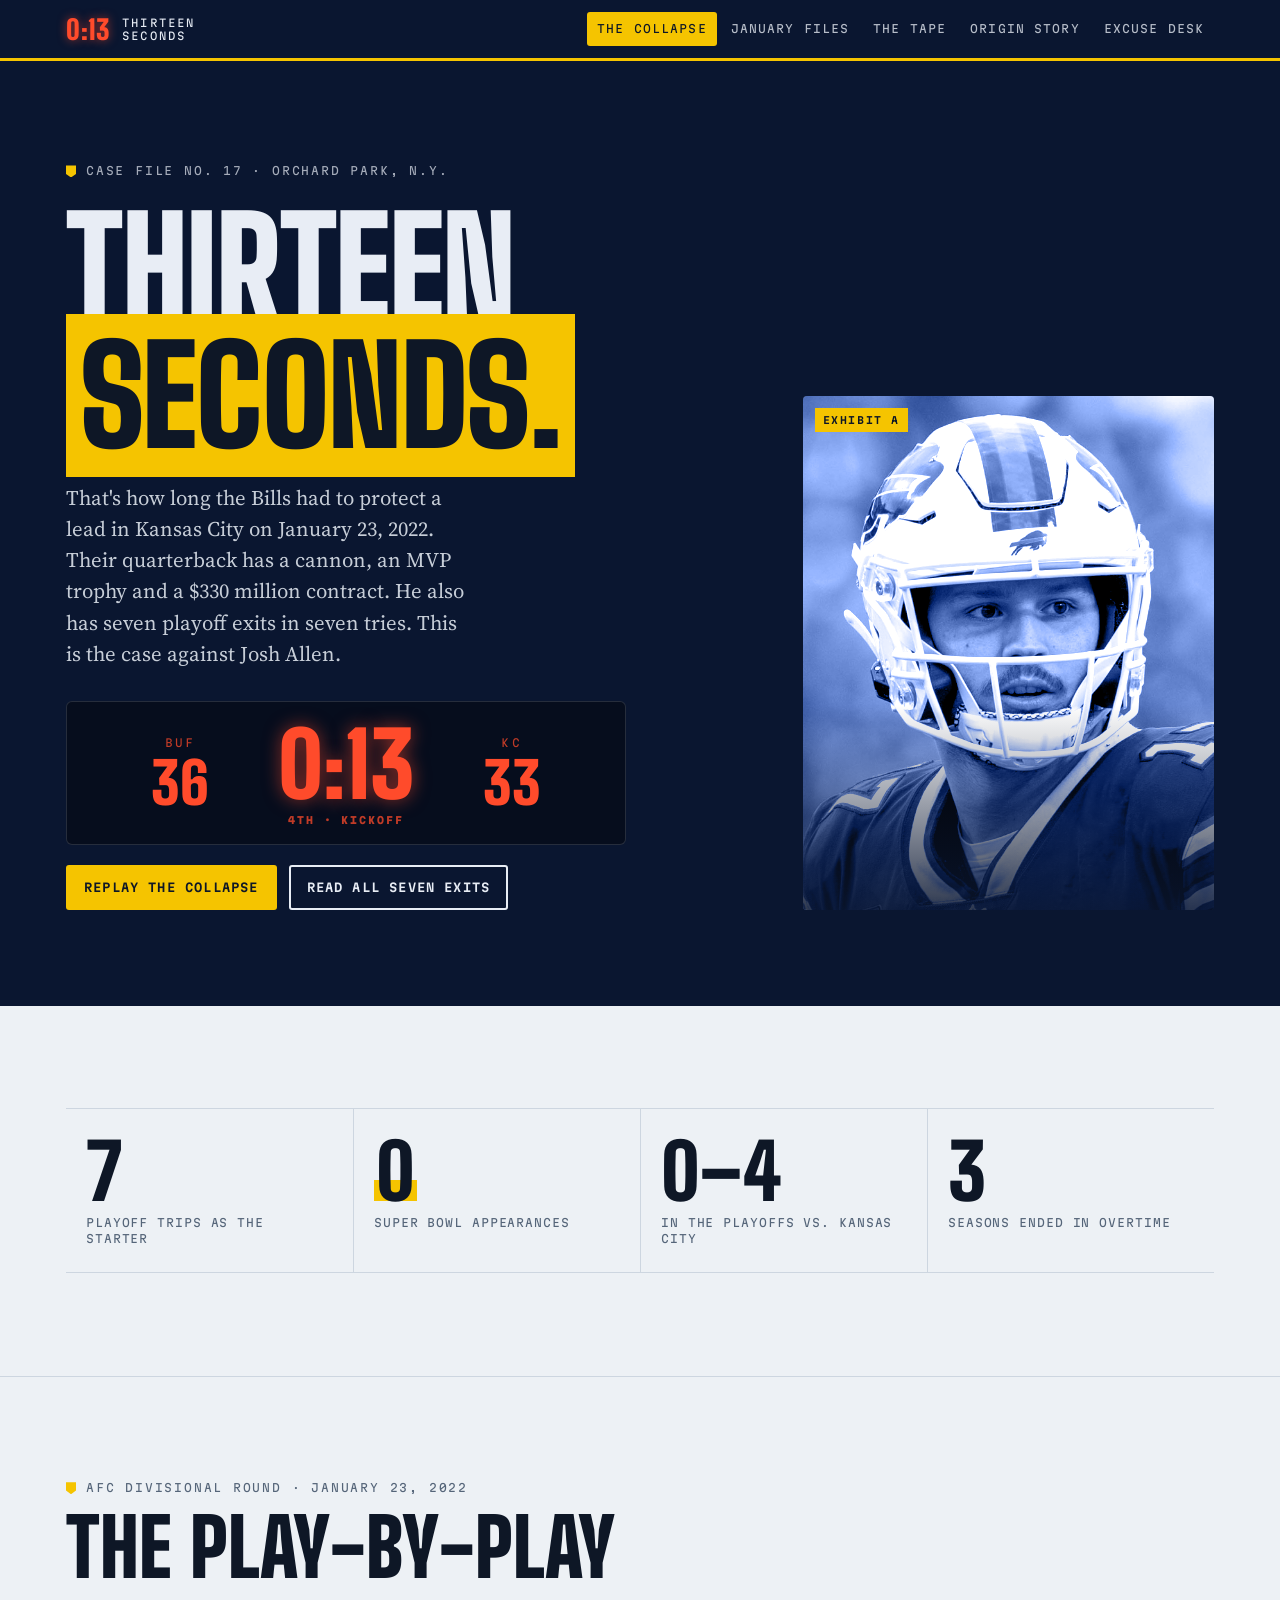
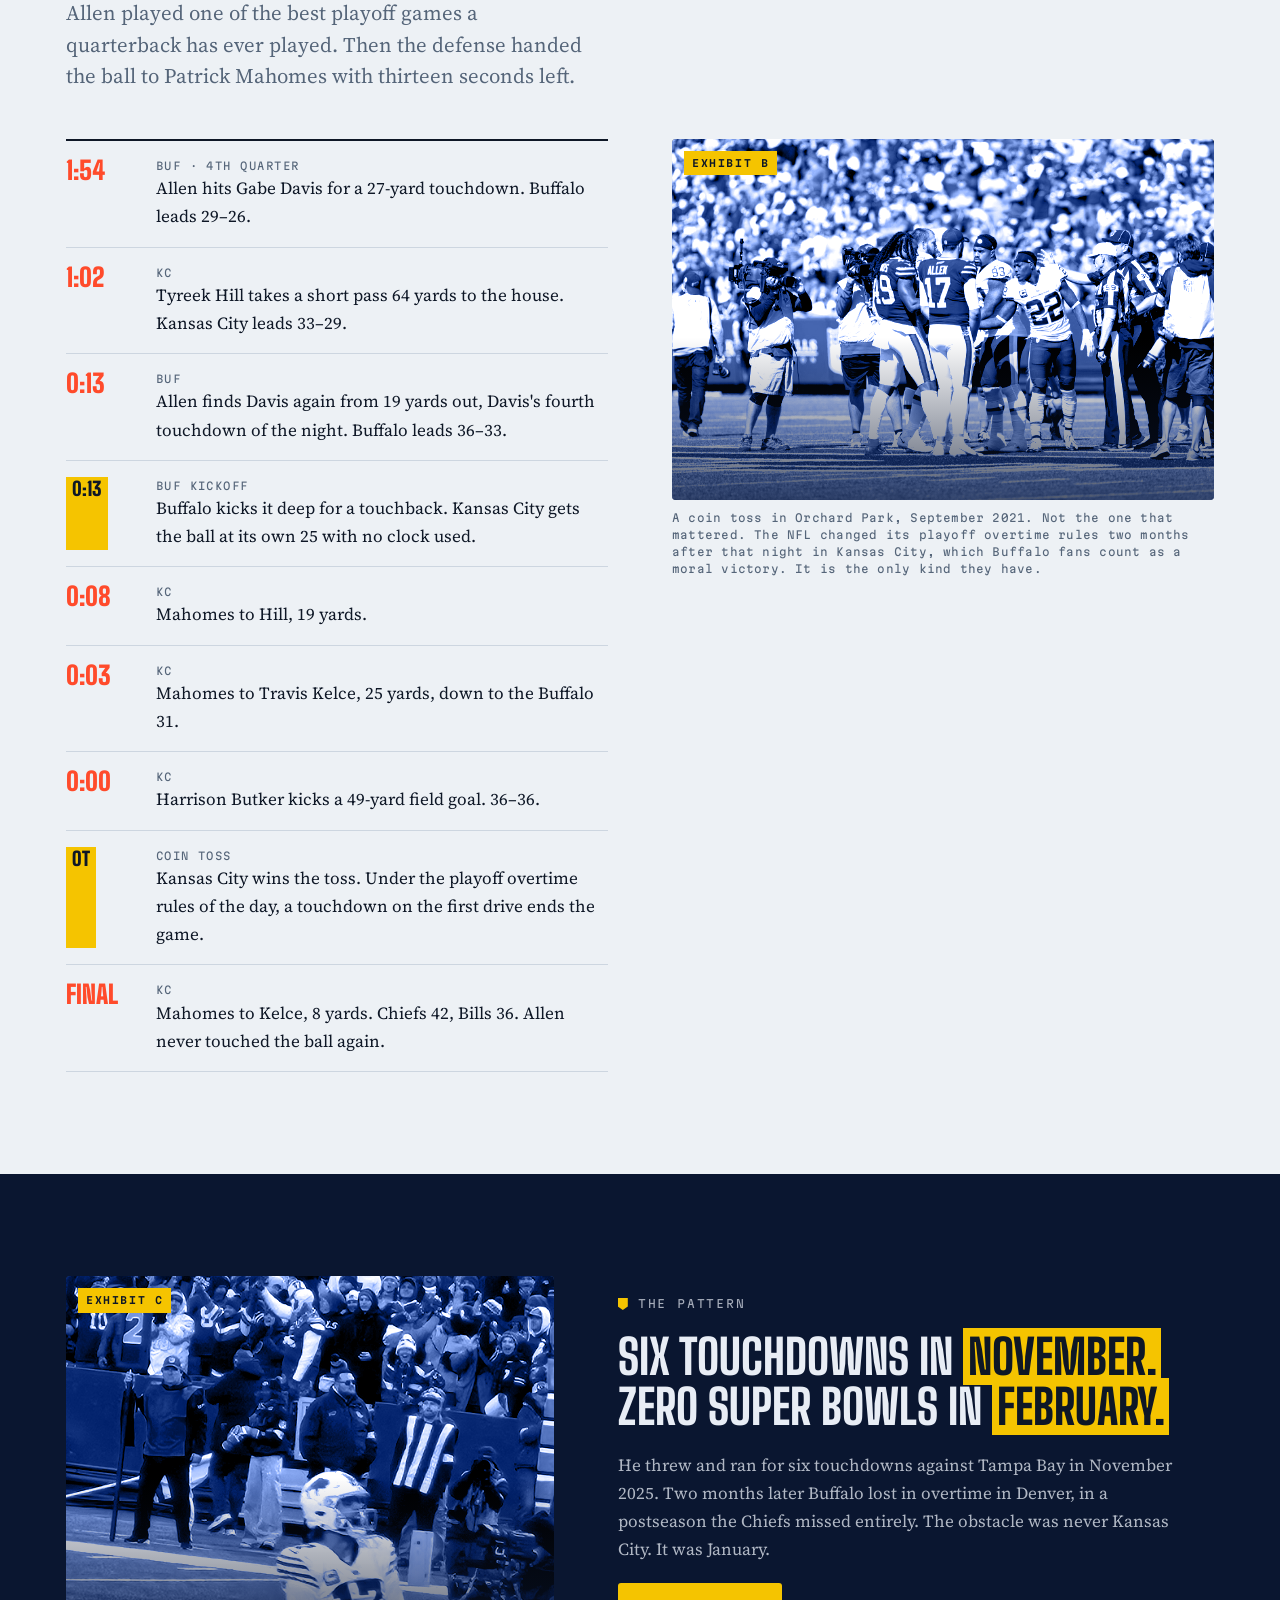
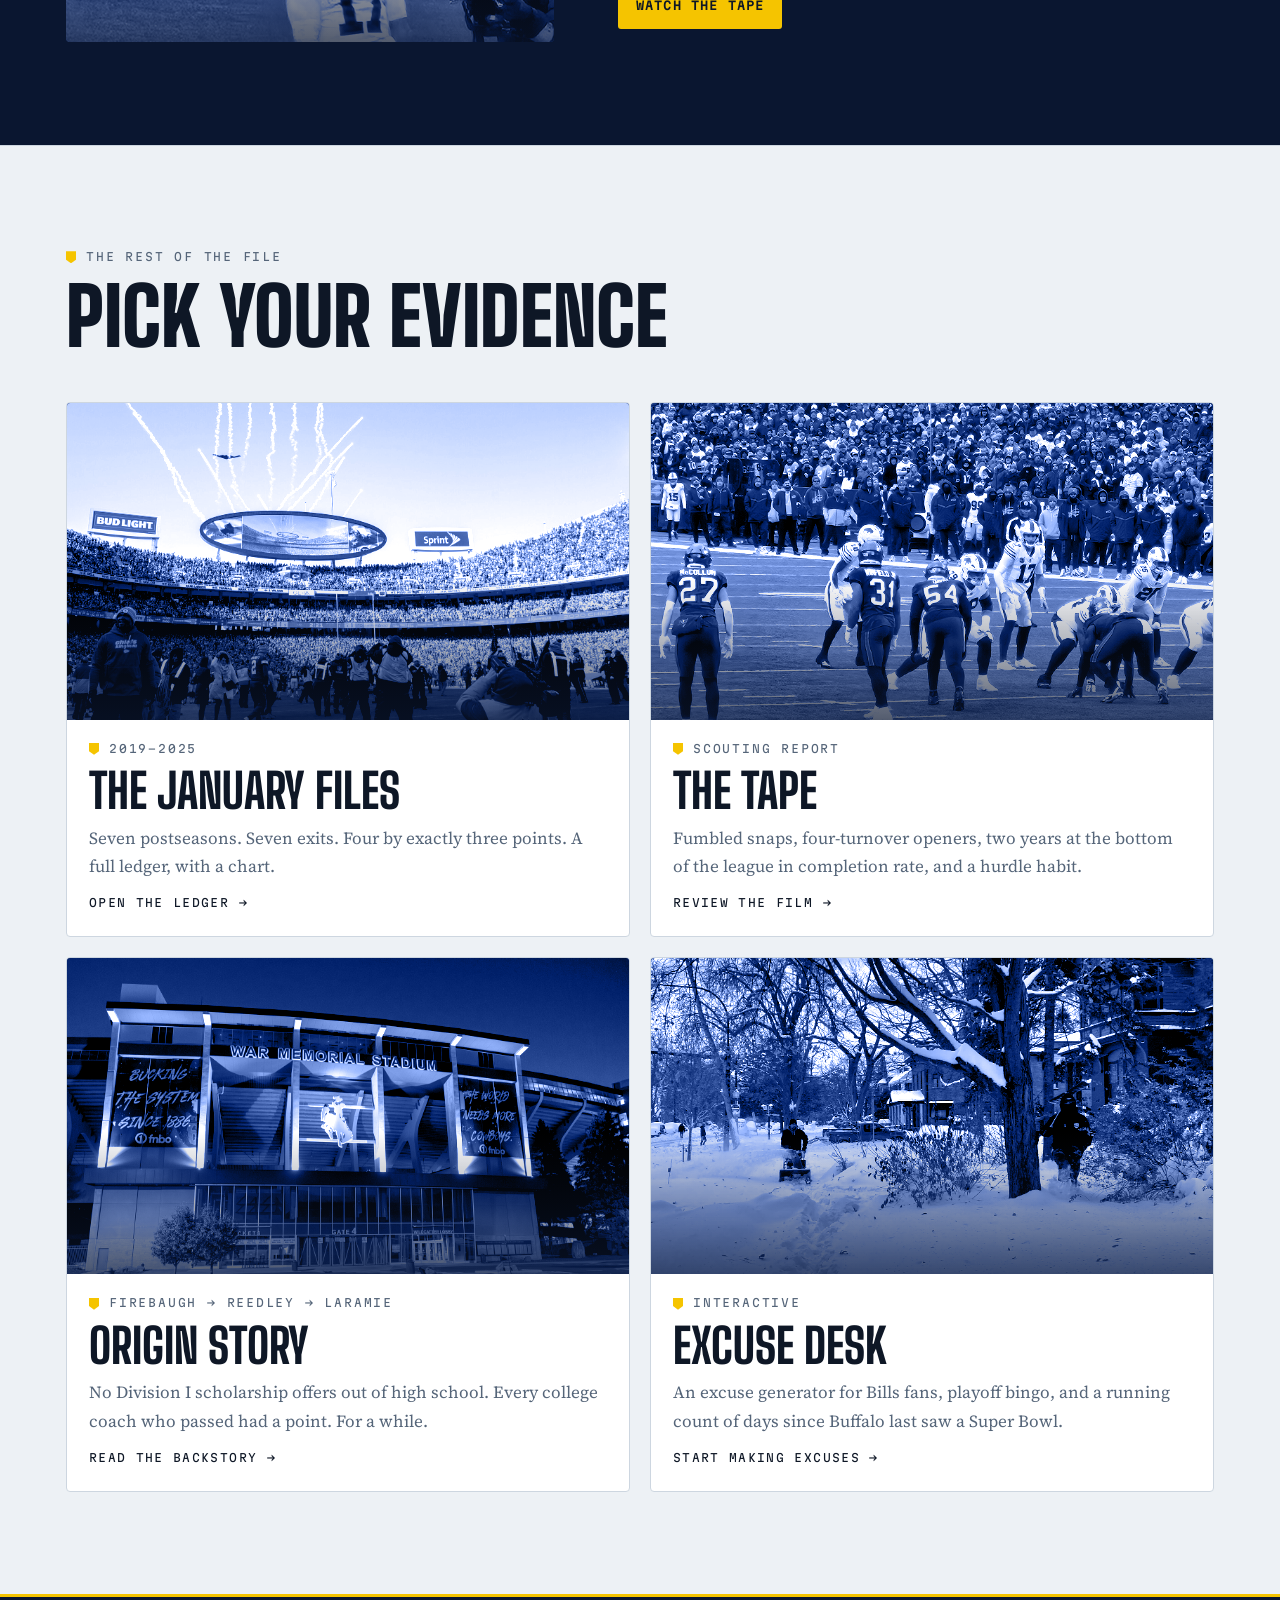
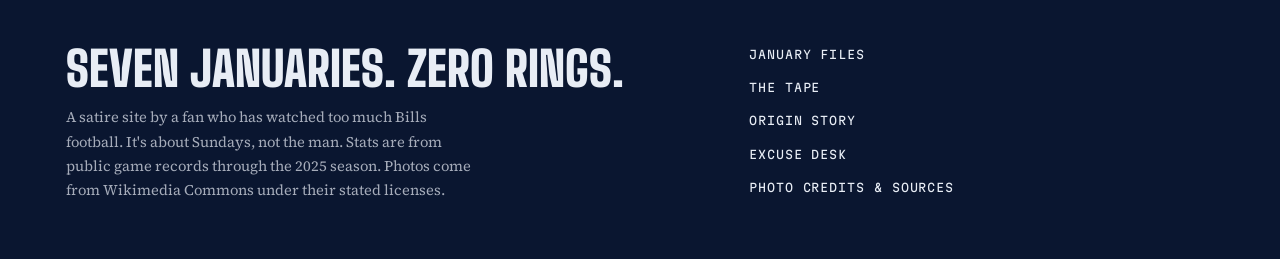
<file: index.html>
<!doctype html>
<html lang="en">
<head>
  <meta charset="utf-8">
  <meta name="viewport" content="width=device-width, initial-scale=1, viewport-fit=cover">
  <title>Thirteen Seconds</title>
  <meta name="description" content="A fan's case file against Josh Allen: seven Januaries, seven exits, and thirteen seconds Buffalo will never get back.">
  <link rel="preconnect" href="https://fonts.googleapis.com">
  <link rel="preconnect" href="https://fonts.gstatic.com" crossorigin>
  <link rel="stylesheet" href="https://fonts.googleapis.com/css2?family=Big+Shoulders+Display:wght@700;800;900&family=Martian+Mono:wght@400;600&family=Source+Serif+4:ital,opsz,wght@0,8..60,400;0,8..60,600;1,8..60,400&display=swap">
  <link rel="stylesheet" href="assets/css/site.css">
</head>
<body>
<a class="skip" href="#main">Skip to content</a>

<header class="site-header">
  <div class="wrap">
    <a class="brand" href="index.html" aria-label="Thirteen Seconds, home">
      <span class="brand-clock">0:13</span>
      <span class="brand-name">Thirteen<br>Seconds</span>
    </a>
    <nav class="site-nav" aria-label="Main">
      <ul>
        <li><a href="index.html" aria-current="page">The Collapse</a></li>
        <li><a href="january.html">January Files</a></li>
        <li><a href="tape.html">The Tape</a></li>
        <li><a href="origin.html">Origin Story</a></li>
        <li><a href="excuses.html">Excuse Desk</a></li>
      </ul>
    </nav>
  </div>
</header>

<main id="main">
  <section class="hero hero-split">
    <div class="wrap">
      <div>
        <span class="eyebrow">Case file No. 17 · Orchard Park, N.Y.</span>
        <h1>Thirteen <mark>seconds.</mark></h1>
        <p class="lede">That's how long the Bills had to protect a lead in Kansas City on January 23, 2022. Their quarterback has a cannon, an MVP trophy and a $330 million contract. He also has seven playoff exits in seven tries. This is the case against Josh Allen.</p>

        <div class="board" id="board" aria-live="polite">
          <div class="team"><span class="abbr">BUF</span><span class="score" id="board-buf">36</span></div>
          <div class="clock"><span id="board-clock">0:13</span><span class="status" id="board-status">4TH · KICKOFF</span></div>
          <div class="team"><span class="abbr">KC</span><span class="score" id="board-kc">33</span></div>
        </div>
        <div class="actions">
          <button class="btn" id="replay" type="button">Replay the collapse</button>
          <a class="btn ghost" href="january.html">Read all seven exits</a>
        </div>
      </div>
      <figure class="duo portrait">
        <span class="exhibit">Exhibit A</span>
        <img src="assets/img/allen-2021.jpg" alt="Josh Allen in a white Bills helmet, looking toward the sideline" width="1417" height="1600">
      </figure>
    </div>
  </section>

  <section class="section">
    <div class="wrap">
      <div class="docket">
        <div><span class="num">7</span><span class="label">Playoff trips as the starter</span></div>
        <div><span class="num flagged">0</span><span class="label">Super Bowl appearances</span></div>
        <div><span class="num">0–4</span><span class="label">In the playoffs vs. Kansas City</span></div>
        <div><span class="num">3</span><span class="label">Seasons ended in overtime</span></div>
      </div>
    </div>
  </section>

  <section class="section">
    <div class="wrap">
      <div class="section-head">
        <span class="eyebrow">AFC Divisional Round · January 23, 2022</span>
        <h2>The play-by-play</h2>
        <p>Allen played one of the best playoff games a quarterback has ever played. Then the defense handed the ball to Patrick Mahomes with thirteen seconds left.</p>
      </div>
      <div class="pbp">
        <ol class="pbp-list">
          <li><span class="t">1:54</span><div><span class="who">BUF · 4th quarter</span>Allen hits Gabe Davis for a 27-yard touchdown. Buffalo leads 29–26.</div></li>
          <li><span class="t">1:02</span><div><span class="who">KC</span>Tyreek Hill takes a short pass 64 yards to the house. Kansas City leads 33–29.</div></li>
          <li><span class="t">0:13</span><div><span class="who">BUF</span>Allen finds Davis again from 19 yards out, Davis's fourth touchdown of the night. Buffalo leads 36–33.</div></li>
          <li class="turn"><span class="t">0:13</span><div><span class="who">BUF kickoff</span>Buffalo kicks it deep for a touchback. Kansas City gets the ball at its own 25 with no clock used.</div></li>
          <li><span class="t">0:08</span><div><span class="who">KC</span>Mahomes to Hill, 19 yards.</div></li>
          <li><span class="t">0:03</span><div><span class="who">KC</span>Mahomes to Travis Kelce, 25 yards, down to the Buffalo 31.</div></li>
          <li><span class="t">0:00</span><div><span class="who">KC</span>Harrison Butker kicks a 49-yard field goal. 36–36.</div></li>
          <li class="turn"><span class="t">OT</span><div><span class="who">Coin toss</span>Kansas City wins the toss. Under the playoff overtime rules of the day, a touchdown on the first drive ends the game.</div></li>
          <li><span class="t">FINAL</span><div><span class="who">KC</span>Mahomes to Kelce, 8 yards. Chiefs 42, Bills 36. Allen never touched the ball again.</div></li>
        </ol>
        <div class="sticky-fig">
          <figure class="duo reveal">
            <span class="exhibit">Exhibit B</span>
            <img src="assets/img/bills-2021-sideline.jpg" alt="Captains from both teams meet at midfield for a coin toss in Orchard Park" loading="lazy" width="1600" height="1066">
          </figure>
          <figcaption>A coin toss in Orchard Park, September 2021. Not the one that mattered. The NFL changed its playoff overtime rules two months after that night in Kansas City, which Buffalo fans count as a moral victory. It is the only kind they have.</figcaption>
        </div>
      </div>
    </div>
  </section>

  <section class="section dark">
    <div class="wrap">
      <div class="callout">
        <figure class="duo">
          <span class="exhibit">Exhibit C</span>
          <img src="assets/img/allen-celebration-2025.jpg" alt="Josh Allen, number 17, walks toward the end zone after a touchdown, seen from behind" loading="lazy" width="1200" height="1600" style="object-position: 50% 35%">
        </figure>
        <div>
          <span class="eyebrow">The pattern</span>
          <blockquote style="margin-top:14px">Six touchdowns in <em>November.</em> Zero Super Bowls in <em>February.</em></blockquote>
          <div class="prose">
            <p>He threw and ran for six touchdowns against Tampa Bay in November 2025. Two months later Buffalo lost in overtime in Denver, in a postseason the Chiefs missed entirely. The obstacle was never Kansas City. It was January.</p>
          </div>
          <div class="actions"><a class="btn" href="tape.html">Watch the tape</a></div>
        </div>
      </div>
    </div>
  </section>

  <section class="section">
    <div class="wrap">
      <div class="section-head">
        <span class="eyebrow">The rest of the file</span>
        <h2>Pick your evidence</h2>
      </div>
      <div class="cards">
        <a class="card" href="january.html">
          <figure class="duo"><img src="assets/img/arrowhead-b2.jpg" alt="A B-2 bomber flies over Arrowhead Stadium during an AFC Championship game" loading="lazy" width="1600" height="1143"></figure>
          <div class="card-body"><span class="eyebrow">2019–2025</span><h3>The January Files</h3><p>Seven postseasons. Seven exits. Four by exactly three points. A full ledger, with a chart.</p><span class="go">Open the ledger →</span></div>
        </a>
        <a class="card" href="tape.html">
          <figure class="duo"><img src="assets/img/allen-redzone-2025.jpg" alt="Allen leads the Bills offense toward the end zone against Tampa Bay" loading="lazy" width="1600" height="1200"></figure>
          <div class="card-body"><span class="eyebrow">Scouting report</span><h3>The Tape</h3><p>Fumbled snaps, four-turnover openers, two years at the bottom of the league in completion rate, and a hurdle habit.</p><span class="go">Review the film →</span></div>
        </a>
        <a class="card" href="origin.html">
          <figure class="duo"><img src="assets/img/laramie-blue-hour.jpg" alt="War Memorial Stadium in Laramie, Wyoming, at dusk" loading="lazy" width="1600" height="1048"></figure>
          <div class="card-body"><span class="eyebrow">Firebaugh → Reedley → Laramie</span><h3>Origin Story</h3><p>No Division I scholarship offers out of high school. Every college coach who passed had a point. For a while.</p><span class="go">Read the backstory →</span></div>
        </a>
        <a class="card" href="excuses.html">
          <figure class="duo"><img src="assets/img/buffalo-snow-2022.jpg" alt="People clearing snow on a Buffalo street after a November 2022 storm" loading="lazy" width="1600" height="960"></figure>
          <div class="card-body"><span class="eyebrow">Interactive</span><h3>Excuse Desk</h3><p>An excuse generator for Bills fans, playoff bingo, and a running count of days since Buffalo last saw a Super Bowl.</p><span class="go">Start making excuses →</span></div>
        </a>
      </div>
    </div>
  </section>
</main>

<footer class="site-footer">
  <div class="wrap">
    <div>
      <div class="big">Seven Januaries. Zero rings.</div>
      <p>A satire site by a fan who has watched too much Bills football. It's about Sundays, not the man. Stats are from public game records through the 2025 season. Photos come from Wikimedia Commons under their stated licenses.</p>
    </div>
    <ul>
      <li><a href="january.html">January Files</a></li>
      <li><a href="tape.html">The Tape</a></li>
      <li><a href="origin.html">Origin Story</a></li>
      <li><a href="excuses.html">Excuse Desk</a></li>
      <li><a href="credits.html">Photo credits &amp; sources</a></li>
    </ul>
  </div>
</footer>
<script src="assets/js/site.js"></script>
</body>
</html>
</file>
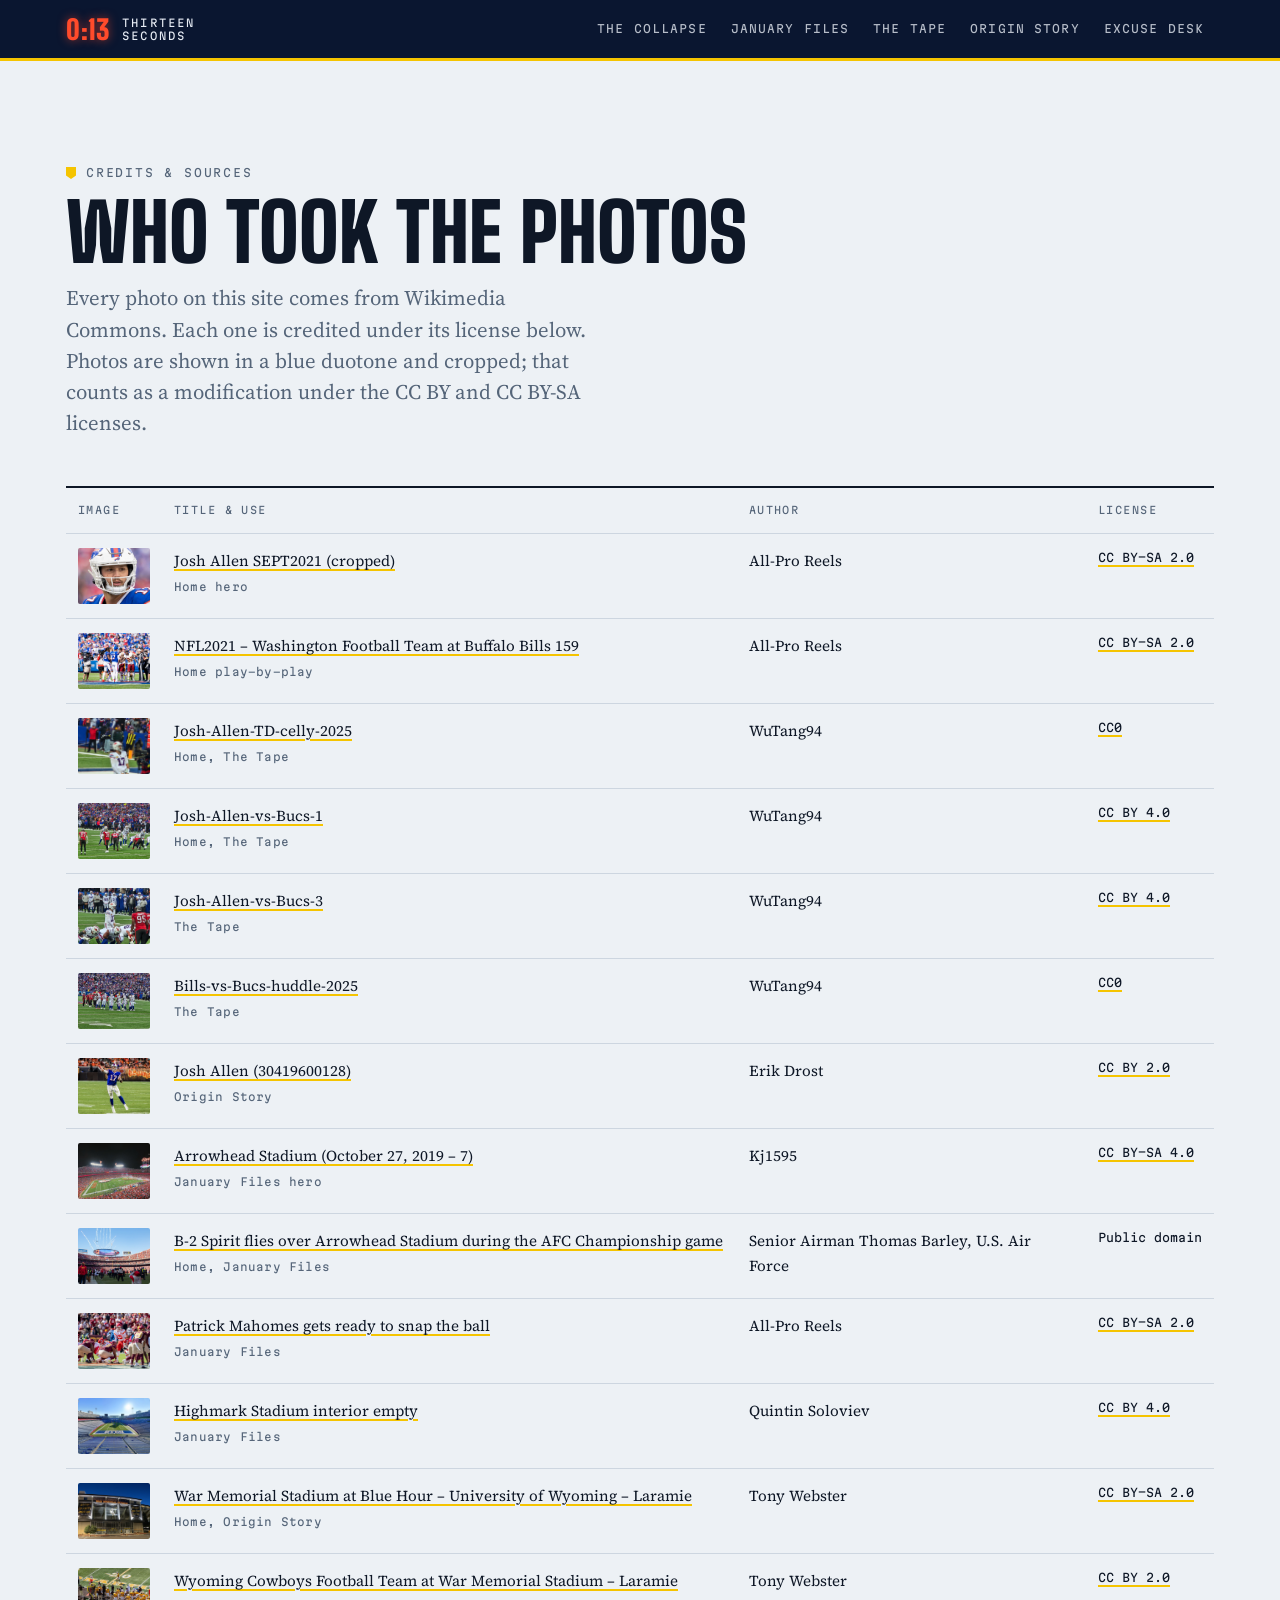
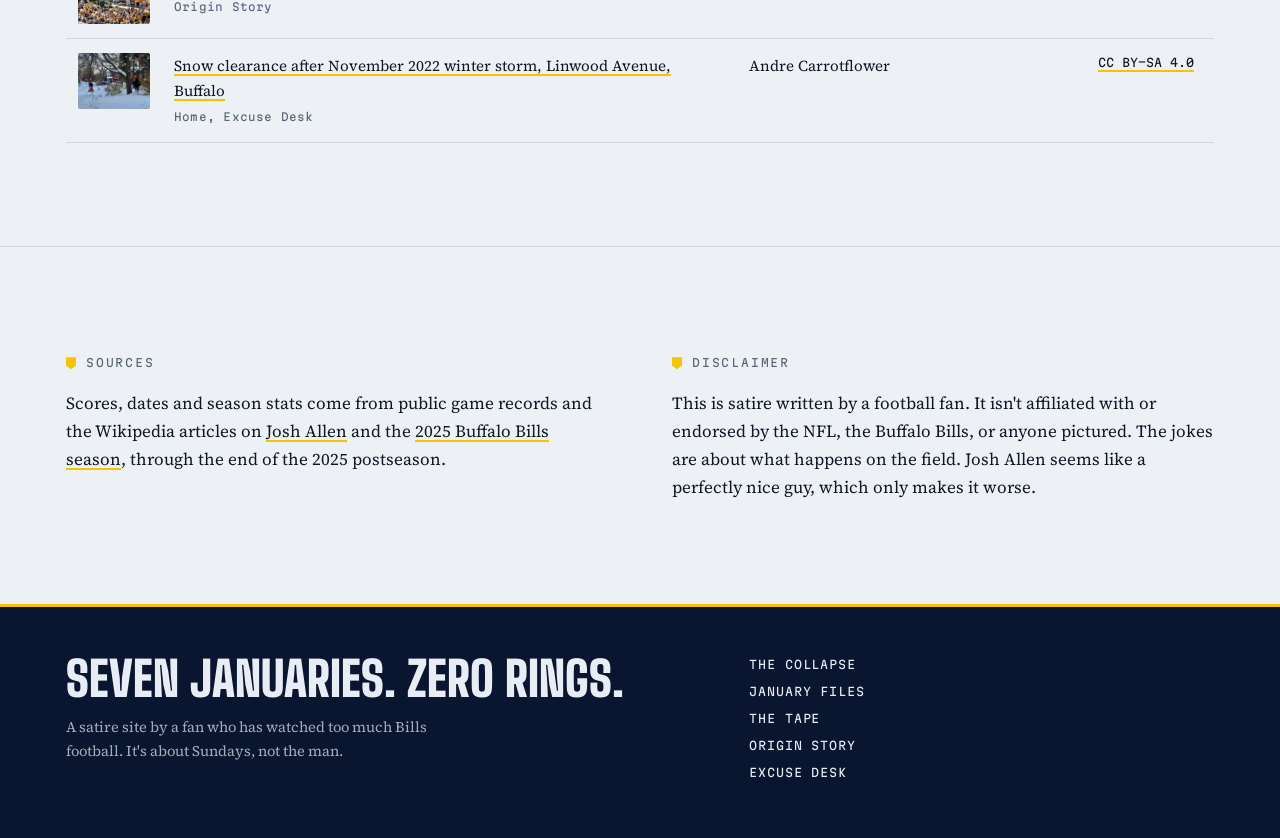
<file: credits.html>
<!doctype html>
<html lang="en">
<head>
  <meta charset="utf-8">
  <meta name="viewport" content="width=device-width, initial-scale=1, viewport-fit=cover">
  <title>Credits &amp; Sources · Thirteen Seconds</title>
  <meta name="description" content="Photo credits, licenses and sources for Thirteen Seconds.">
  <link rel="preconnect" href="https://fonts.googleapis.com">
  <link rel="preconnect" href="https://fonts.gstatic.com" crossorigin>
  <link rel="stylesheet" href="https://fonts.googleapis.com/css2?family=Big+Shoulders+Display:wght@700;800;900&family=Martian+Mono:wght@400;600&family=Source+Serif+4:ital,opsz,wght@0,8..60,400;0,8..60,600;1,8..60,400&display=swap">
  <link rel="stylesheet" href="assets/css/site.css">
</head>
<body>
<a class="skip" href="#main">Skip to content</a>

<header class="site-header">
  <div class="wrap">
    <a class="brand" href="index.html" aria-label="Thirteen Seconds, home">
      <span class="brand-clock">0:13</span>
      <span class="brand-name">Thirteen<br>Seconds</span>
    </a>
    <nav class="site-nav" aria-label="Main">
      <ul>
        <li><a href="index.html">The Collapse</a></li>
        <li><a href="january.html">January Files</a></li>
        <li><a href="tape.html">The Tape</a></li>
        <li><a href="origin.html">Origin Story</a></li>
        <li><a href="excuses.html">Excuse Desk</a></li>
      </ul>
    </nav>
  </div>
</header>

<main id="main">
  <section class="section">
    <div class="wrap">
      <div class="section-head">
        <span class="eyebrow">Credits &amp; sources</span>
        <h2>Who took the photos</h2>
        <p>Every photo on this site comes from Wikimedia Commons. Each one is credited under its license below. Photos are shown in a blue duotone and cropped; that counts as a modification under the CC BY and CC BY-SA licenses.</p>
      </div>
      <div class="credits-wrap">
        <table class="credits">
          <thead><tr><th scope="col">Image</th><th scope="col">Title &amp; use</th><th scope="col">Author</th><th scope="col">License</th></tr></thead>
          <tbody>
            <tr><td><img src="assets/img/allen-2021.jpg" alt="" loading="lazy"></td><td><a href="https://commons.wikimedia.org/wiki/File:Josh_Allen_SEPT2021_(cropped).jpg">Josh Allen SEPT2021 (cropped)</a><br><span class="caption">Home hero</span></td><td>All-Pro Reels</td><td class="lic"><a href="https://creativecommons.org/licenses/by-sa/2.0/">CC BY-SA 2.0</a></td></tr>
            <tr><td><img src="assets/img/bills-2021-sideline.jpg" alt="" loading="lazy"></td><td><a href="https://commons.wikimedia.org/wiki/File:NFL2021_-_Washington_Football_Team_at._Buffalo_Bills_159_(51530167508).jpg">NFL2021 – Washington Football Team at Buffalo Bills 159</a><br><span class="caption">Home play-by-play</span></td><td>All-Pro Reels</td><td class="lic"><a href="https://creativecommons.org/licenses/by-sa/2.0/">CC BY-SA 2.0</a></td></tr>
            <tr><td><img src="assets/img/allen-celebration-2025.jpg" alt="" loading="lazy"></td><td><a href="https://commons.wikimedia.org/wiki/File:Josh-Allen-TD-celly-2025.jpg">Josh-Allen-TD-celly-2025</a><br><span class="caption">Home, The Tape</span></td><td>WuTang94</td><td class="lic"><a href="https://creativecommons.org/publicdomain/zero/1.0/">CC0</a></td></tr>
            <tr><td><img src="assets/img/allen-redzone-2025.jpg" alt="" loading="lazy"></td><td><a href="https://commons.wikimedia.org/wiki/File:Josh-Allen-vs-Bucs-1.jpg">Josh-Allen-vs-Bucs-1</a><br><span class="caption">Home, The Tape</span></td><td>WuTang94</td><td class="lic"><a href="https://creativecommons.org/licenses/by/4.0/">CC BY 4.0</a></td></tr>
            <tr><td><img src="assets/img/allen-snap-2025.jpg" alt="" loading="lazy"></td><td><a href="https://commons.wikimedia.org/wiki/File:Josh-Allen-vs-Bucs-3.jpg">Josh-Allen-vs-Bucs-3</a><br><span class="caption">The Tape</span></td><td>WuTang94</td><td class="lic"><a href="https://creativecommons.org/licenses/by/4.0/">CC BY 4.0</a></td></tr>
            <tr><td><img src="assets/img/allen-huddle-2025.jpg" alt="" loading="lazy"></td><td><a href="https://commons.wikimedia.org/wiki/File:Bills-vs-Bucs-huddle-2025.jpg">Bills-vs-Bucs-huddle-2025</a><br><span class="caption">The Tape</span></td><td>WuTang94</td><td class="lic"><a href="https://creativecommons.org/publicdomain/zero/1.0/">CC0</a></td></tr>
            <tr><td><img src="assets/img/allen-rookie-2018.jpg" alt="" loading="lazy"></td><td><a href="https://commons.wikimedia.org/wiki/File:Josh_Allen_(30419600128).jpg">Josh Allen (30419600128)</a><br><span class="caption">Origin Story</span></td><td>Erik Drost</td><td class="lic"><a href="https://creativecommons.org/licenses/by/2.0/">CC BY 2.0</a></td></tr>
            <tr><td><img src="assets/img/arrowhead-2019.jpg" alt="" loading="lazy"></td><td><a href="https://commons.wikimedia.org/wiki/File:Arrowhead_Stadium_(October_27,_2019_-_7).jpg">Arrowhead Stadium (October 27, 2019 – 7)</a><br><span class="caption">January Files hero</span></td><td>Kj1595</td><td class="lic"><a href="https://creativecommons.org/licenses/by-sa/4.0/">CC BY-SA 4.0</a></td></tr>
            <tr><td><img src="assets/img/arrowhead-b2.jpg" alt="" loading="lazy"></td><td><a href="https://commons.wikimedia.org/wiki/File:B-2_Spirit_from_Whiteman_AFB_%EF%AC%82ies_over_Arrowhead_Stadium_during_the_AFC_Championship_game_(6038838).jpg">B-2 Spirit flies over Arrowhead Stadium during the AFC Championship game</a><br><span class="caption">Home, January Files</span></td><td>Senior Airman Thomas Barley, U.S. Air Force</td><td class="lic">Public domain</td></tr>
            <tr><td><img src="assets/img/mahomes-2021.jpg" alt="" loading="lazy"></td><td><a href="https://commons.wikimedia.org/wiki/File:Patrick_Mahomes_gets_ready_to_snap_the_ball.jpg">Patrick Mahomes gets ready to snap the ball</a><br><span class="caption">January Files</span></td><td>All-Pro Reels</td><td class="lic"><a href="https://creativecommons.org/licenses/by-sa/2.0/">CC BY-SA 2.0</a></td></tr>
            <tr><td><img src="assets/img/highmark-empty.jpg" alt="" loading="lazy"></td><td><a href="https://commons.wikimedia.org/wiki/File:Highmark_Stadium_interior_empty.jpg">Highmark Stadium interior empty</a><br><span class="caption">January Files</span></td><td>Quintin Soloviev</td><td class="lic"><a href="https://creativecommons.org/licenses/by/4.0/">CC BY 4.0</a></td></tr>
            <tr><td><img src="assets/img/laramie-blue-hour.jpg" alt="" loading="lazy"></td><td><a href="https://commons.wikimedia.org/wiki/File:War_Memorial_Stadium_at_Blue_Hour_-_University_of_Wyoming_-_Laramie_(54000206010).jpg">War Memorial Stadium at Blue Hour – University of Wyoming – Laramie</a><br><span class="caption">Home, Origin Story</span></td><td>Tony Webster</td><td class="lic"><a href="https://creativecommons.org/licenses/by-sa/2.0/">CC BY-SA 2.0</a></td></tr>
            <tr><td><img src="assets/img/wyoming-game.jpg" alt="" loading="lazy"></td><td><a href="https://commons.wikimedia.org/wiki/File:Wyoming_Cowboys_Football_Team_at_War_Memorial_Stadium_-_Laramie_(52478718017).jpg">Wyoming Cowboys Football Team at War Memorial Stadium – Laramie</a><br><span class="caption">Origin Story</span></td><td>Tony Webster</td><td class="lic"><a href="https://creativecommons.org/licenses/by/2.0/">CC BY 2.0</a></td></tr>
            <tr><td><img src="assets/img/buffalo-snow-2022.jpg" alt="" loading="lazy"></td><td><a href="https://commons.wikimedia.org/wiki/File:Snow_clearance_after_November_2022_winter_storm,_Linwood_Avenue,_Buffalo,_New_York_-_20221119_-_01.jpg">Snow clearance after November 2022 winter storm, Linwood Avenue, Buffalo</a><br><span class="caption">Home, Excuse Desk</span></td><td>Andre Carrotflower</td><td class="lic"><a href="https://creativecommons.org/licenses/by-sa/4.0/">CC BY-SA 4.0</a></td></tr>
          </tbody>
        </table>
      </div>
    </div>
  </section>

  <section class="section">
    <div class="wrap split">
      <div class="prose">
        <span class="eyebrow">Sources</span>
        <p style="margin-top:12px">Scores, dates and season stats come from public game records and the Wikipedia articles on <a href="https://en.wikipedia.org/wiki/Josh_Allen">Josh Allen</a> and the <a href="https://en.wikipedia.org/wiki/2025_Buffalo_Bills_season">2025 Buffalo Bills season</a>, through the end of the 2025 postseason.</p>
      </div>
      <div class="prose">
        <span class="eyebrow">Disclaimer</span>
        <p style="margin-top:12px">This is satire written by a football fan. It isn't affiliated with or endorsed by the NFL, the Buffalo Bills, or anyone pictured. The jokes are about what happens on the field. Josh Allen seems like a perfectly nice guy, which only makes it worse.</p>
      </div>
    </div>
  </section>
</main>

<footer class="site-footer">
  <div class="wrap">
    <div>
      <div class="big">Seven Januaries. Zero rings.</div>
      <p>A satire site by a fan who has watched too much Bills football. It's about Sundays, not the man.</p>
    </div>
    <ul>
      <li><a href="index.html">The Collapse</a></li>
      <li><a href="january.html">January Files</a></li>
      <li><a href="tape.html">The Tape</a></li>
      <li><a href="origin.html">Origin Story</a></li>
      <li><a href="excuses.html">Excuse Desk</a></li>
    </ul>
  </div>
</footer>
<script src="assets/js/site.js"></script>
</body>
</html>
</file>
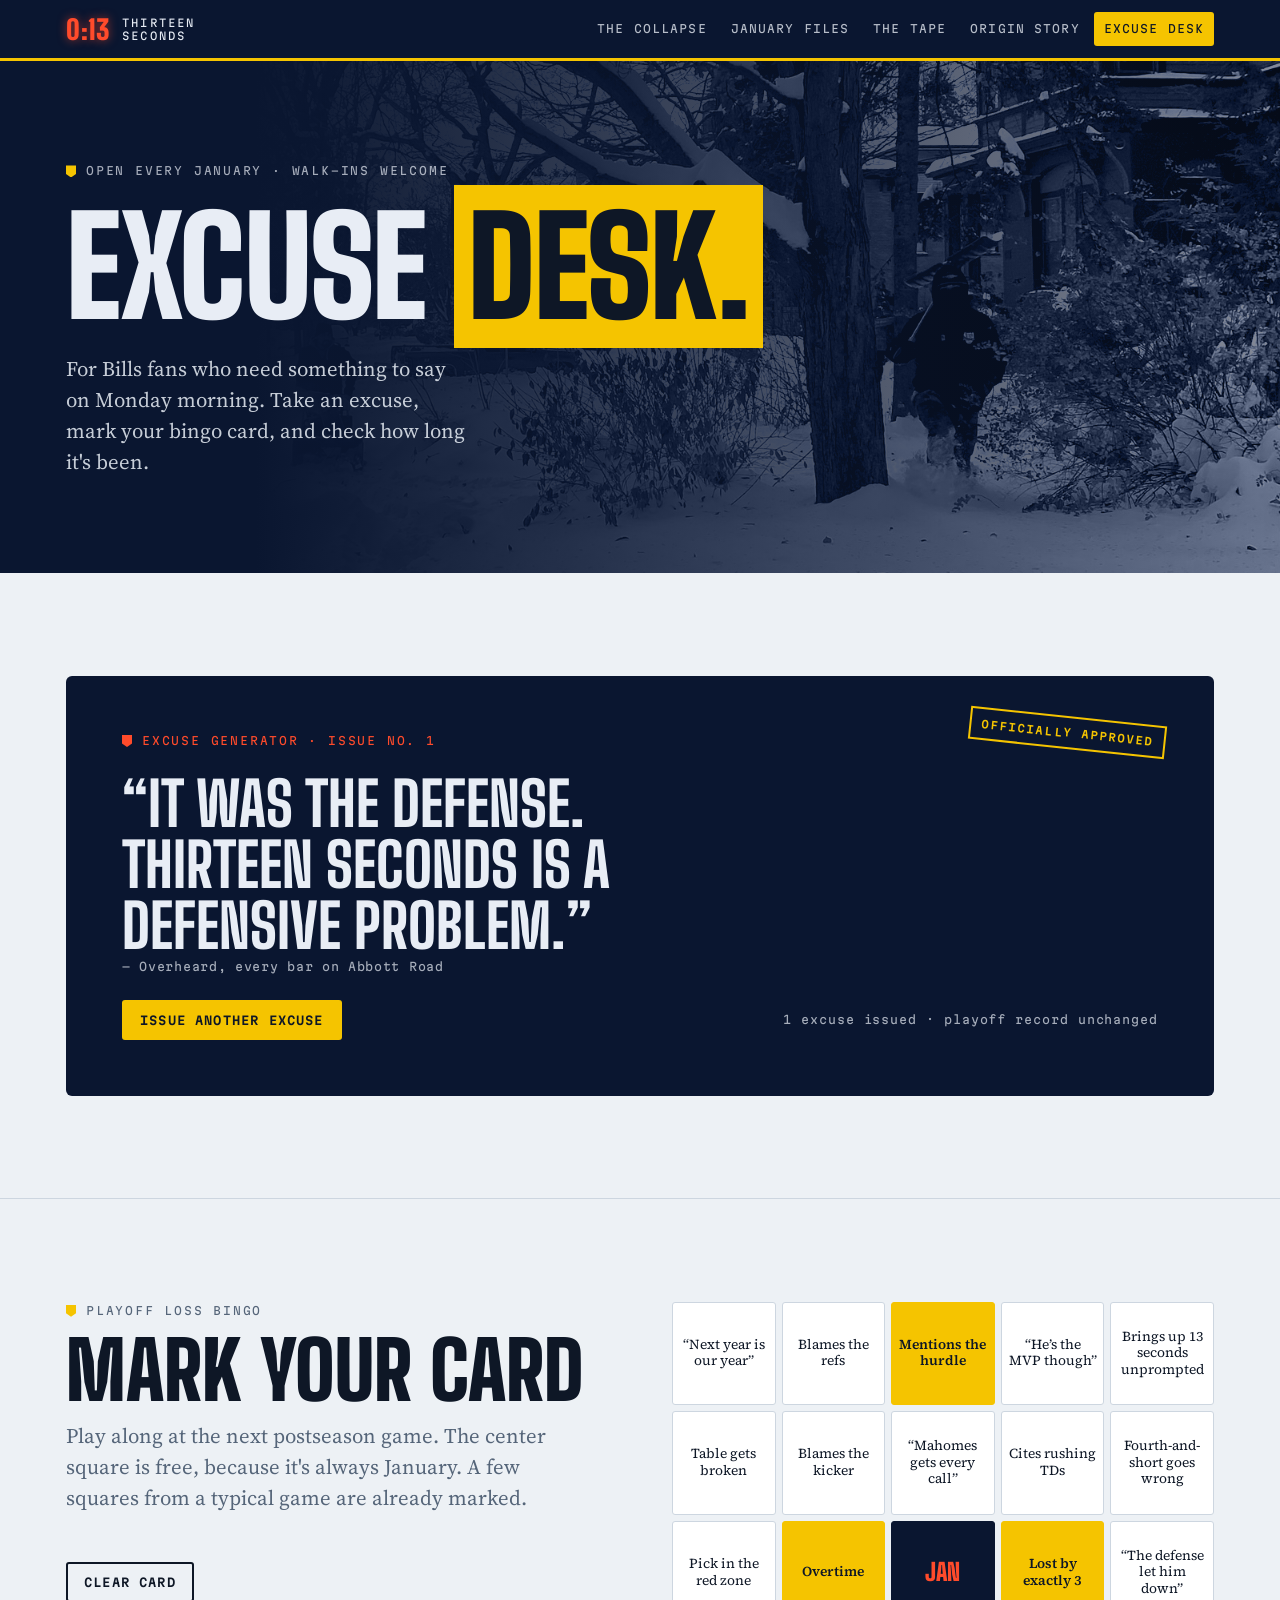
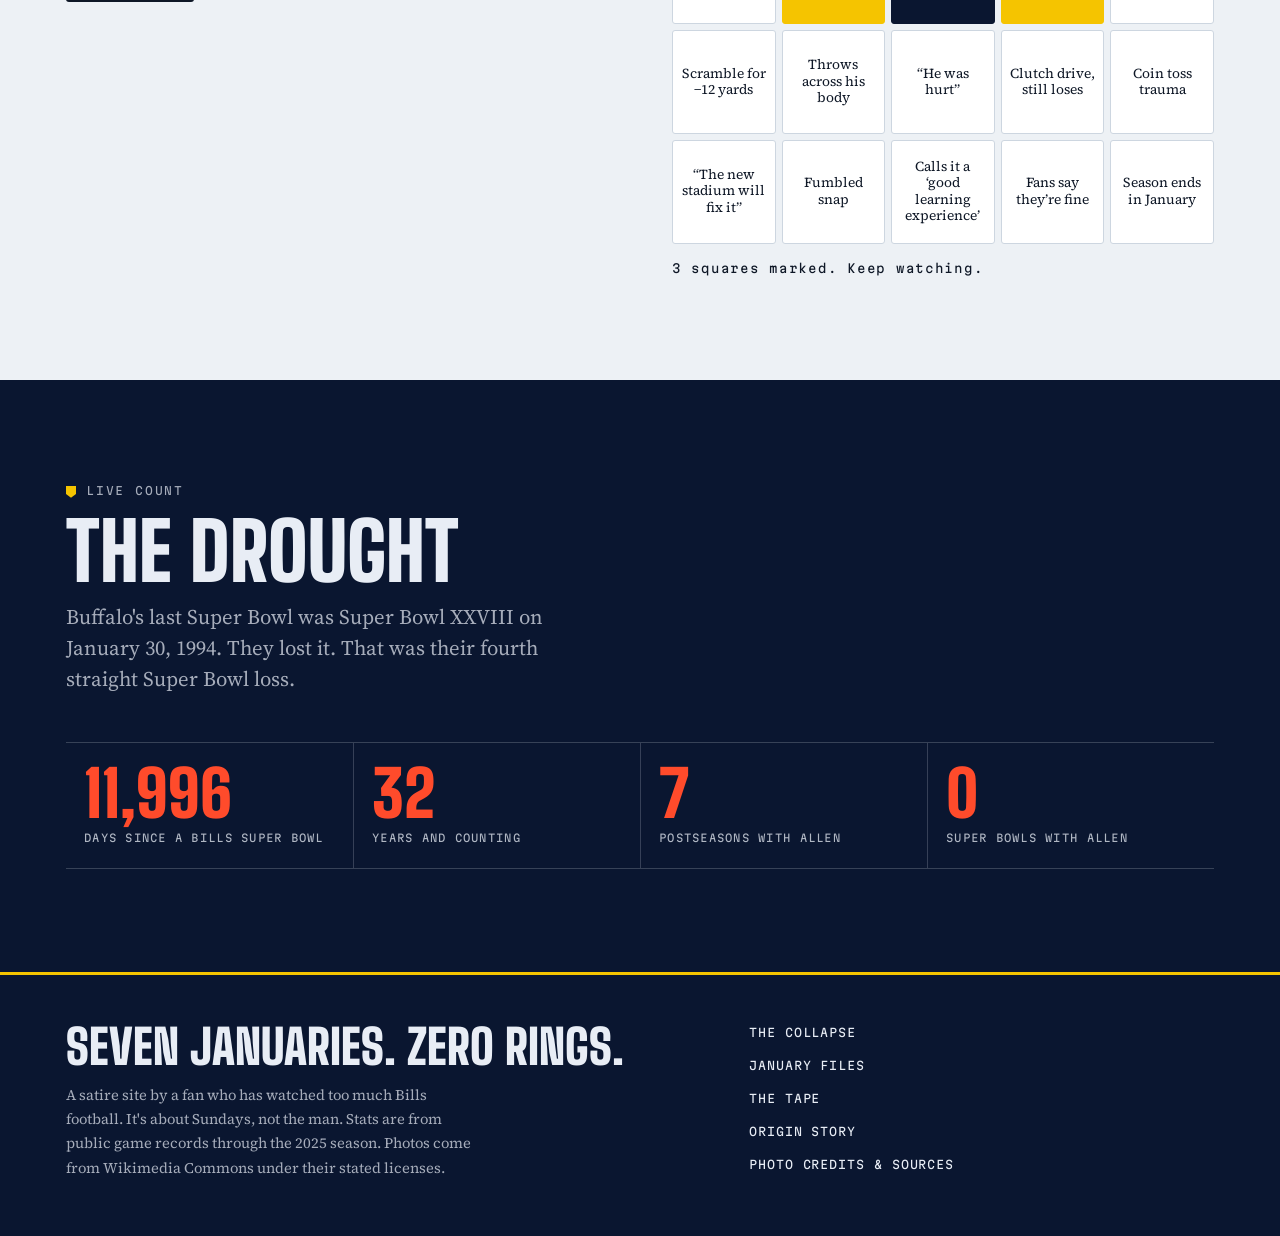
<file: excuses.html>
<!doctype html>
<html lang="en">
<head>
  <meta charset="utf-8">
  <meta name="viewport" content="width=device-width, initial-scale=1, viewport-fit=cover">
  <title>Excuse Desk · Thirteen Seconds</title>
  <meta name="description" content="A Bills fan excuse generator, playoff-loss bingo, and a live count of days since Buffalo last played in a Super Bowl.">
  <link rel="preconnect" href="https://fonts.googleapis.com">
  <link rel="preconnect" href="https://fonts.gstatic.com" crossorigin>
  <link rel="stylesheet" href="https://fonts.googleapis.com/css2?family=Big+Shoulders+Display:wght@700;800;900&family=Martian+Mono:wght@400;600&family=Source+Serif+4:ital,opsz,wght@0,8..60,400;0,8..60,600;1,8..60,400&display=swap">
  <link rel="stylesheet" href="assets/css/site.css">
</head>
<body>
<a class="skip" href="#main">Skip to content</a>

<header class="site-header">
  <div class="wrap">
    <a class="brand" href="index.html" aria-label="Thirteen Seconds, home">
      <span class="brand-clock">0:13</span>
      <span class="brand-name">Thirteen<br>Seconds</span>
    </a>
    <nav class="site-nav" aria-label="Main">
      <ul>
        <li><a href="index.html">The Collapse</a></li>
        <li><a href="january.html">January Files</a></li>
        <li><a href="tape.html">The Tape</a></li>
        <li><a href="origin.html">Origin Story</a></li>
        <li><a href="excuses.html" aria-current="page">Excuse Desk</a></li>
      </ul>
    </nav>
  </div>
</header>

<main id="main">
  <section class="hero">
    <figure class="duo hero-photo"><img src="assets/img/buffalo-snow-2022.jpg" alt="" width="1600" height="960"></figure>
    <div class="wrap">
      <span class="eyebrow">Open every January · Walk-ins welcome</span>
      <h1>Excuse <mark>desk.</mark></h1>
      <p class="lede">For Bills fans who need something to say on Monday morning. Take an excuse, mark your bingo card, and check how long it's been.</p>
    </div>
  </section>

  <section class="section">
    <div class="wrap">
      <div class="generator">
        <span class="stamp">Officially approved</span>
        <span class="eyebrow">Excuse generator · Issue No. 1</span>
        <div>
          <blockquote id="excuse">“It was the defense. Thirteen seconds is a defensive problem.”</blockquote>
          <p class="source" id="excuse-source">— Overheard, every bar on Abbott Road</p>
        </div>
        <div class="meta-row">
          <button class="btn" id="excuse-next" type="button">Issue another excuse</button>
          <span class="count" id="excuse-count">1 excuse issued · playoff record unchanged</span>
        </div>
      </div>
    </div>
  </section>

  <section class="section">
    <div class="wrap">
      <div class="split">
        <div>
          <div class="section-head">
            <span class="eyebrow">Playoff loss bingo</span>
            <h2>Mark your card</h2>
            <p>Play along at the next postseason game. The center square is free, because it's always January. A few squares from a typical game are already marked.</p>
          </div>
          <button class="btn ghost" id="bingo-reset" type="button">Clear card</button>
        </div>
        <div>
          <div class="bingo" id="bingo" role="group" aria-label="Bingo card"></div>
          <p class="bingo-status" id="bingo-status" aria-live="polite"></p>
        </div>
      </div>
    </div>
  </section>

  <section class="section dark">
    <div class="wrap">
      <div class="section-head">
        <span class="eyebrow">Live count</span>
        <h2>The drought</h2>
        <p>Buffalo's last Super Bowl was Super Bowl XXVIII on January 30, 1994. They lost it. That was their fourth straight Super Bowl loss.</p>
      </div>
      <div class="drought">
        <div><span class="num" id="drought-days">—</span><span class="label">Days since a Bills Super Bowl</span></div>
        <div><span class="num" id="drought-years">—</span><span class="label">Years and counting</span></div>
        <div><span class="num">7</span><span class="label">Postseasons with Allen</span></div>
        <div><span class="num">0</span><span class="label">Super Bowls with Allen</span></div>
      </div>
    </div>
  </section>
</main>

<footer class="site-footer">
  <div class="wrap">
    <div>
      <div class="big">Seven Januaries. Zero rings.</div>
      <p>A satire site by a fan who has watched too much Bills football. It's about Sundays, not the man. Stats are from public game records through the 2025 season. Photos come from Wikimedia Commons under their stated licenses.</p>
    </div>
    <ul>
      <li><a href="index.html">The Collapse</a></li>
      <li><a href="january.html">January Files</a></li>
      <li><a href="tape.html">The Tape</a></li>
      <li><a href="origin.html">Origin Story</a></li>
      <li><a href="credits.html">Photo credits &amp; sources</a></li>
    </ul>
  </div>
</footer>
<script src="assets/js/site.js"></script>
</body>
</html>
</file>
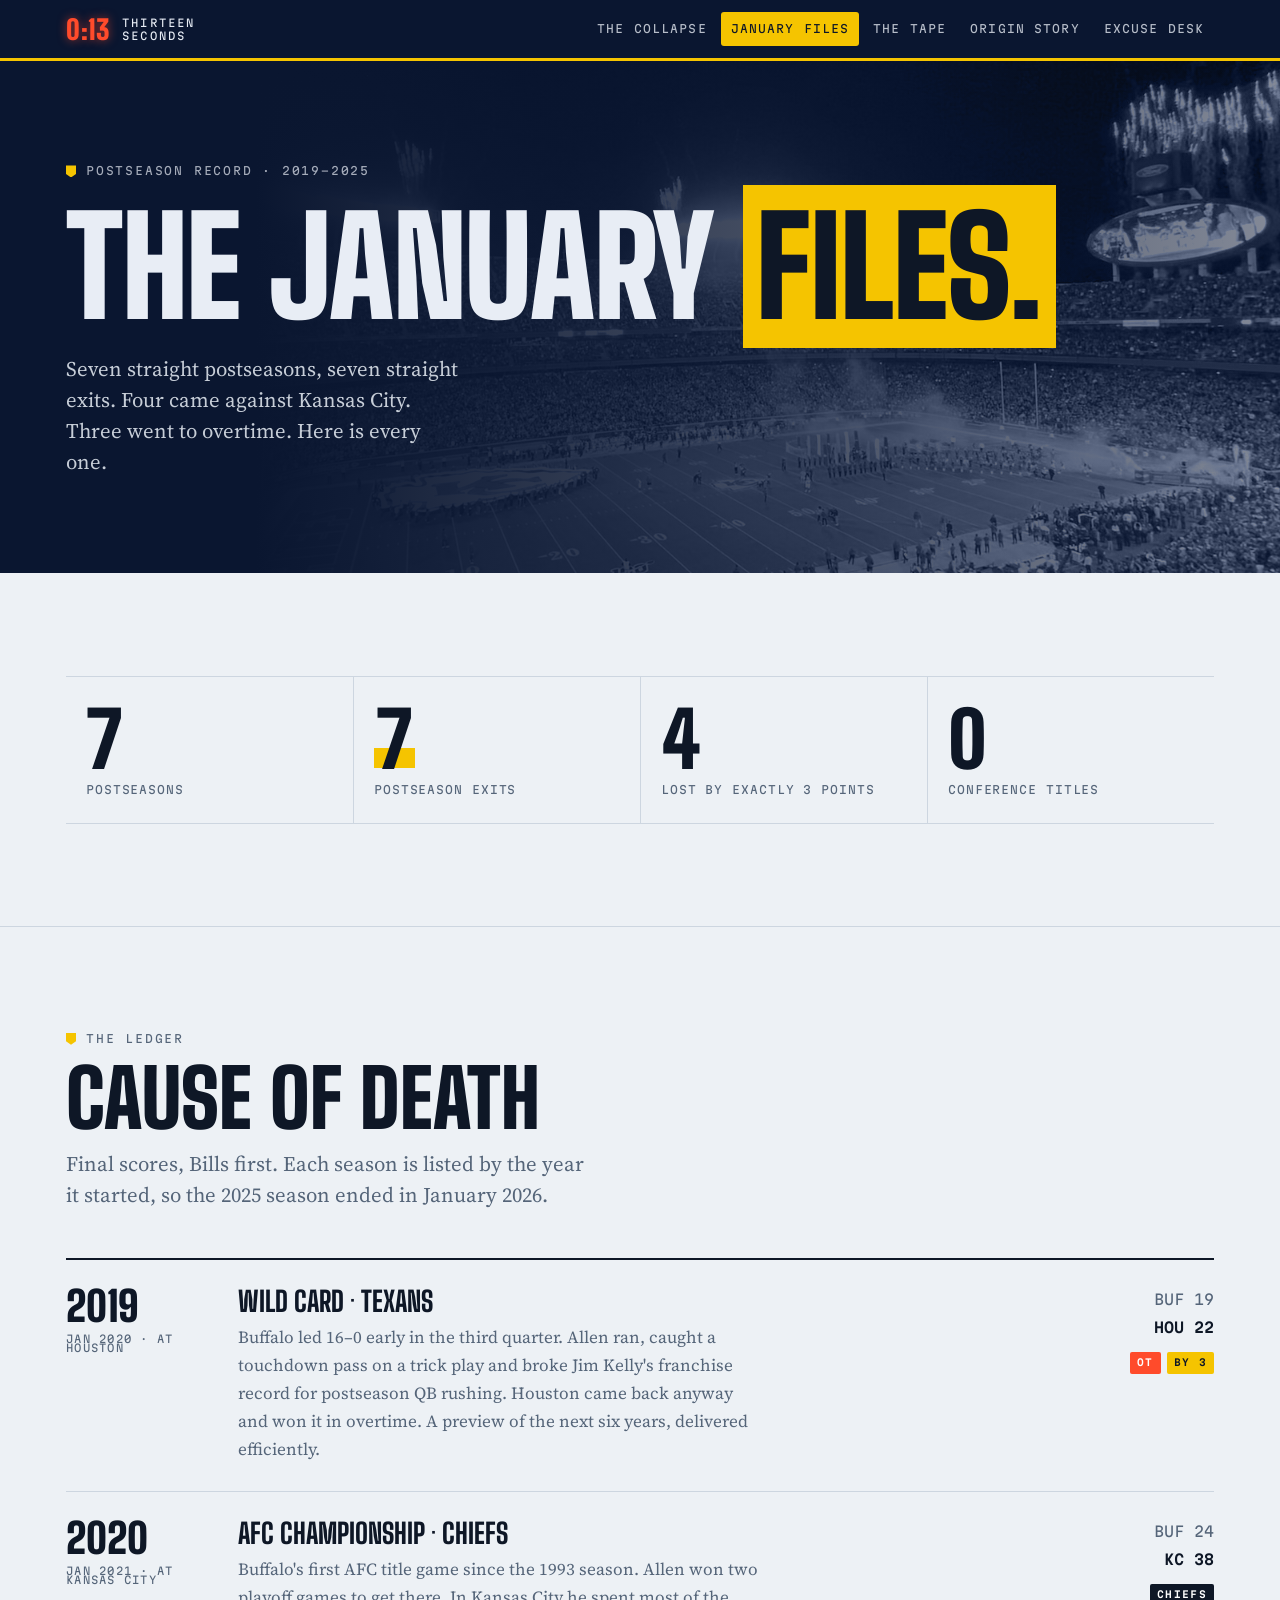
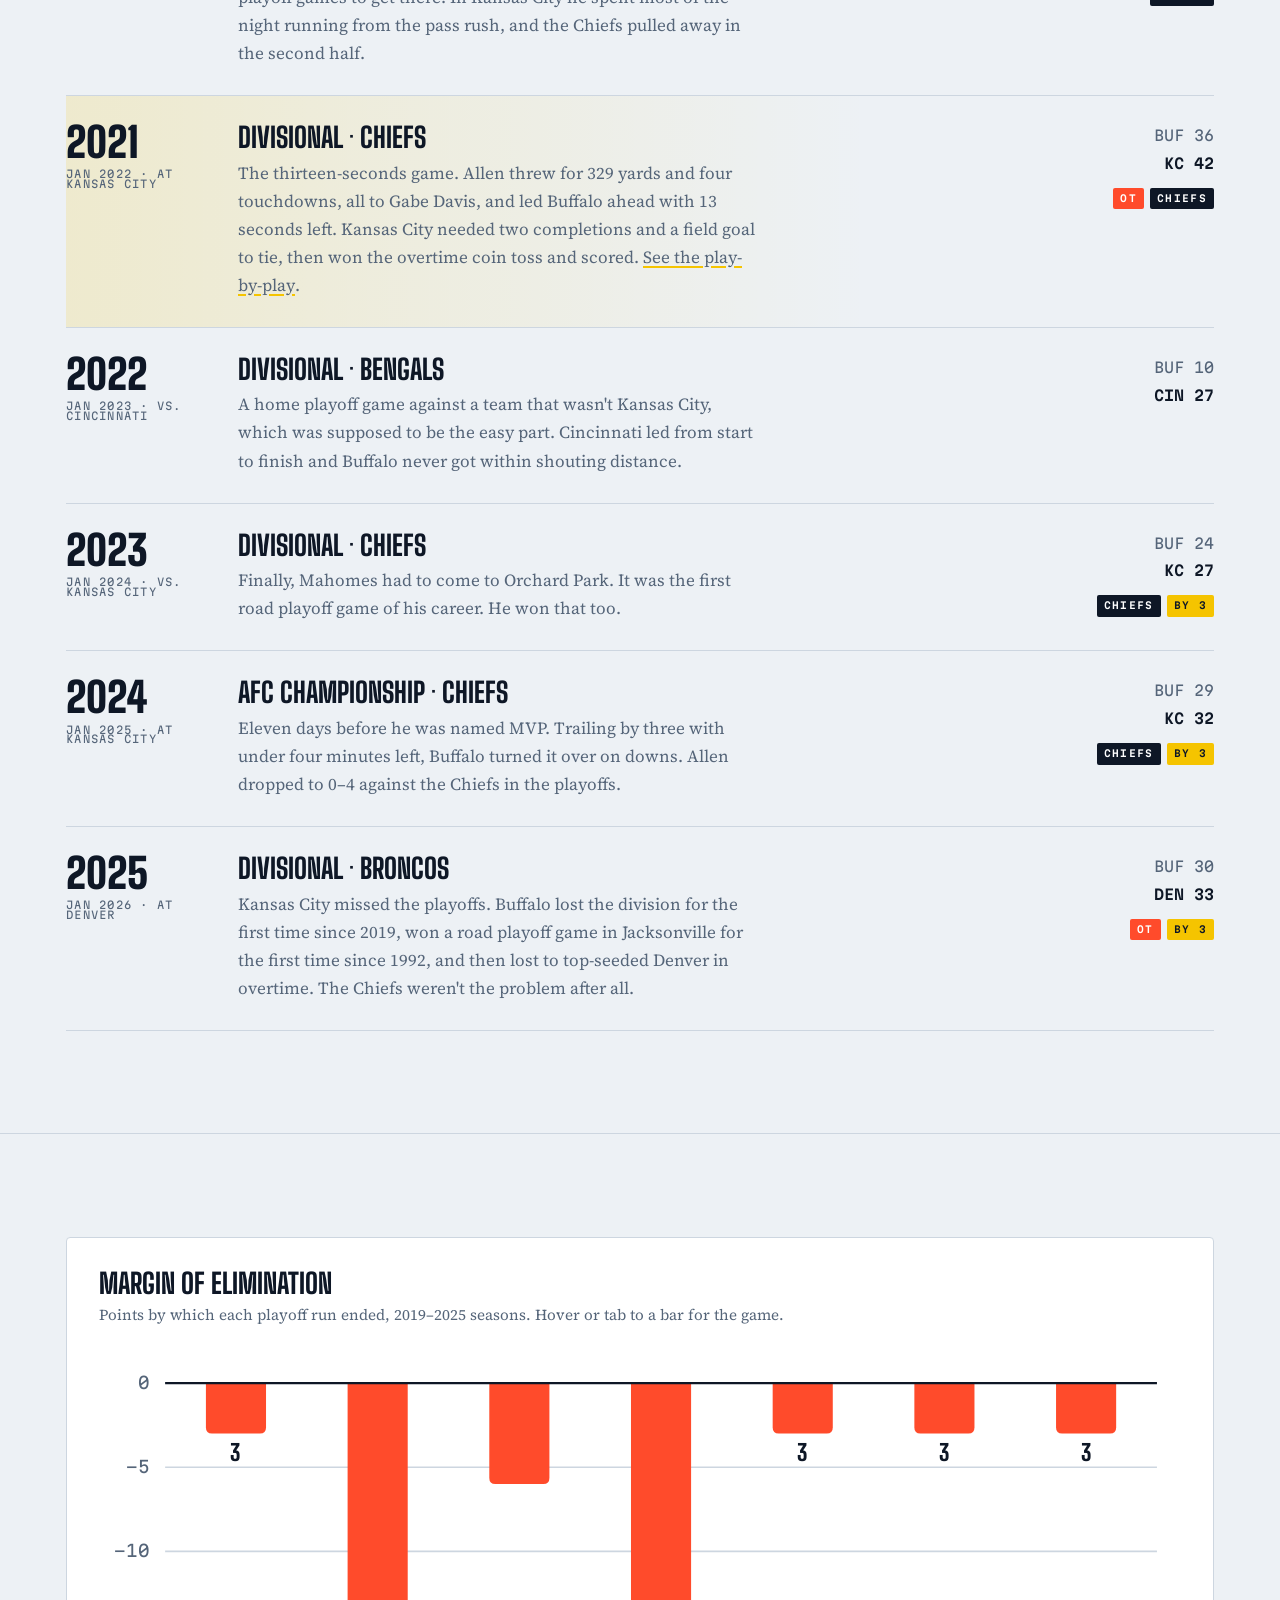
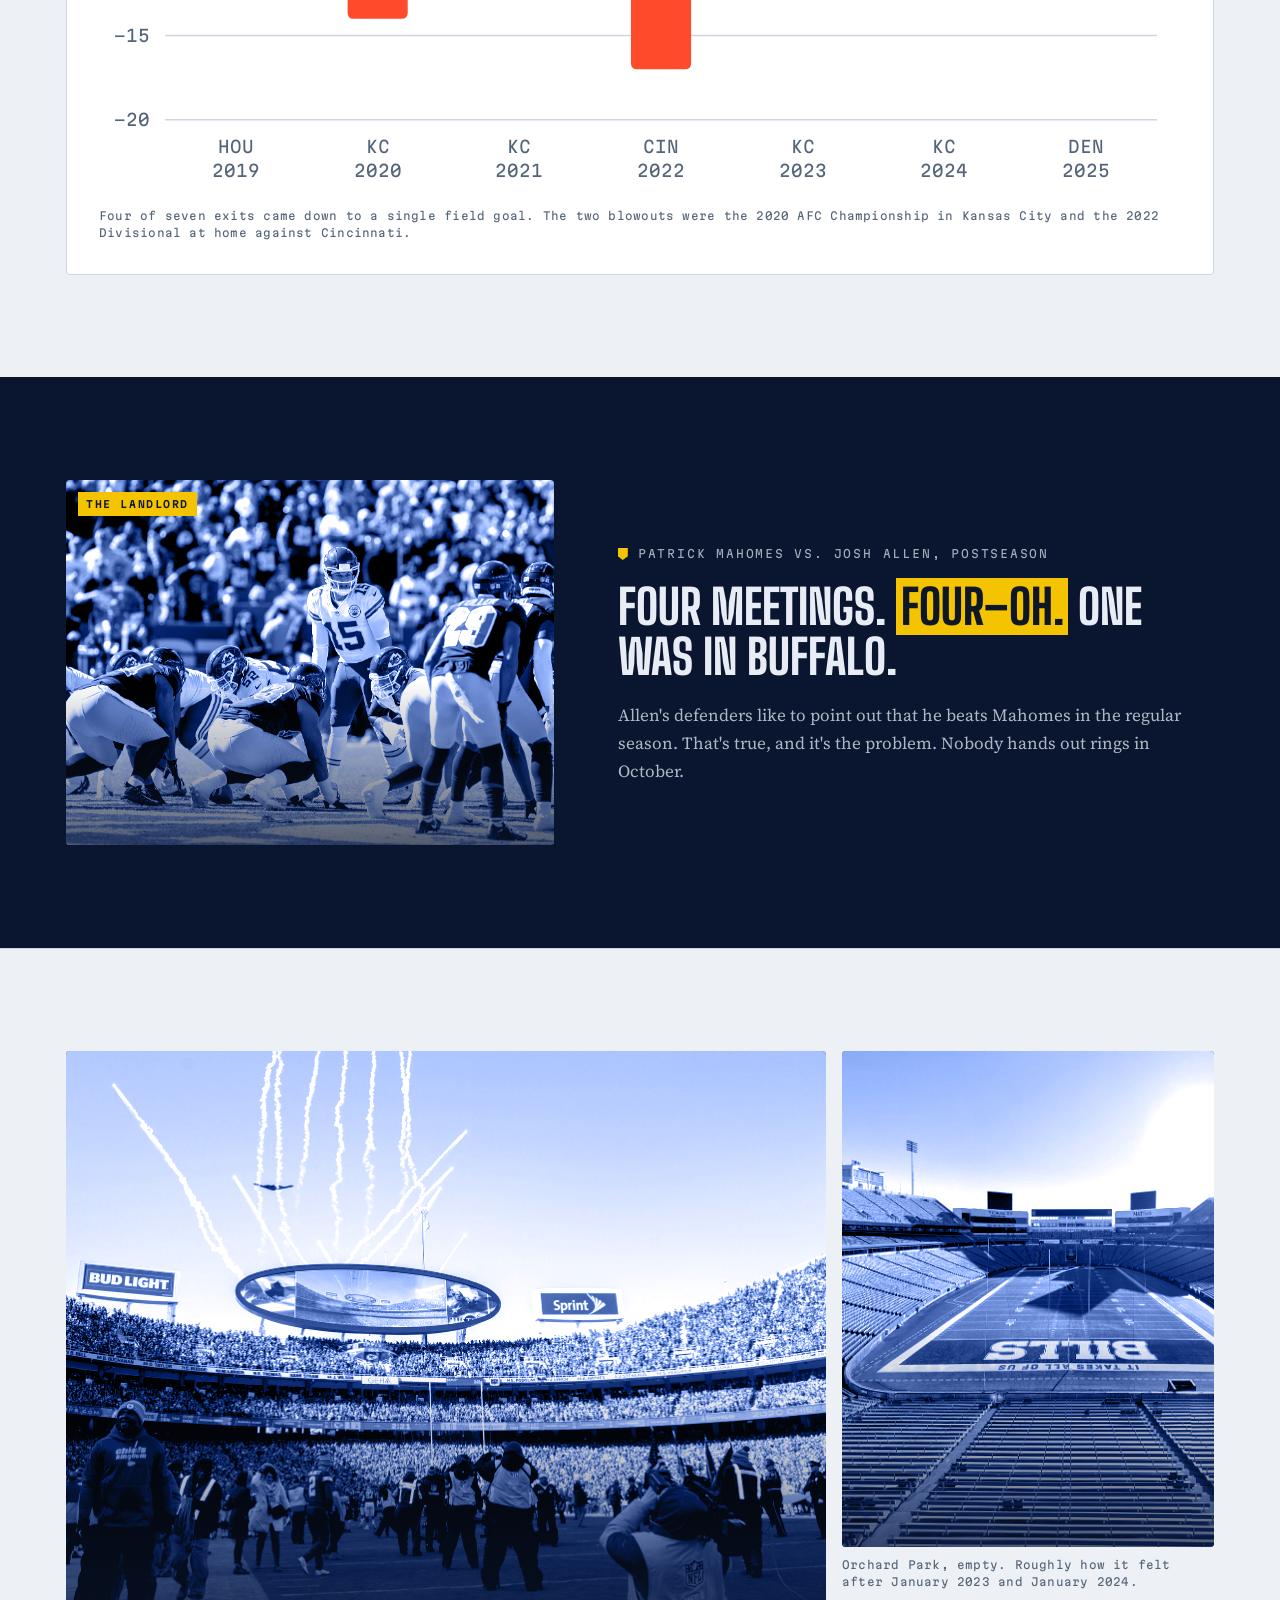
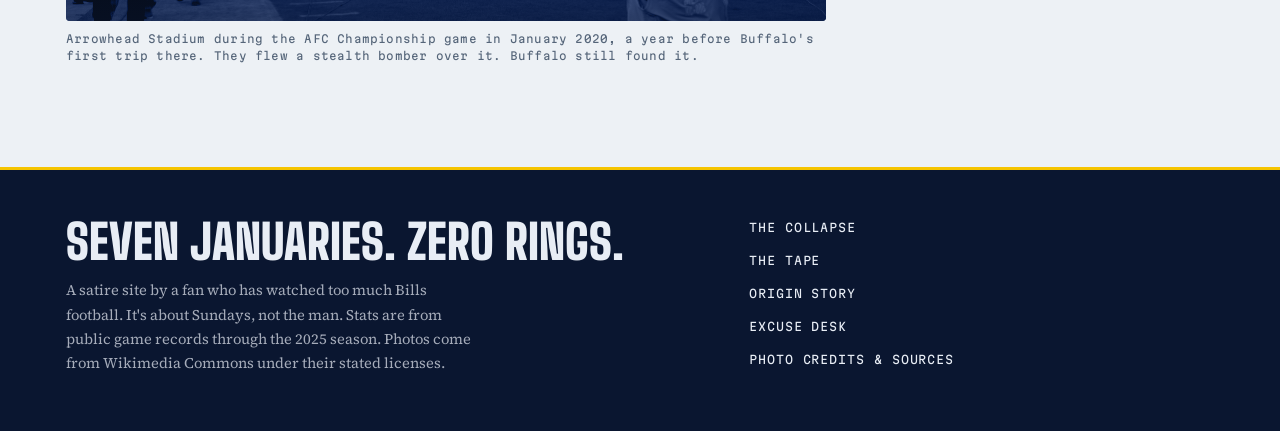
<file: january.html>
<!doctype html>
<html lang="en">
<head>
  <meta charset="utf-8">
  <meta name="viewport" content="width=device-width, initial-scale=1, viewport-fit=cover">
  <title>The January Files · Thirteen Seconds</title>
  <meta name="description" content="Every Josh Allen playoff exit, 2019 through 2025: seven postseasons, seven losses, four of them by exactly three points.">
  <link rel="preconnect" href="https://fonts.googleapis.com">
  <link rel="preconnect" href="https://fonts.gstatic.com" crossorigin>
  <link rel="stylesheet" href="https://fonts.googleapis.com/css2?family=Big+Shoulders+Display:wght@700;800;900&family=Martian+Mono:wght@400;600&family=Source+Serif+4:ital,opsz,wght@0,8..60,400;0,8..60,600;1,8..60,400&display=swap">
  <link rel="stylesheet" href="assets/css/site.css">
</head>
<body>
<a class="skip" href="#main">Skip to content</a>

<header class="site-header">
  <div class="wrap">
    <a class="brand" href="index.html" aria-label="Thirteen Seconds, home">
      <span class="brand-clock">0:13</span>
      <span class="brand-name">Thirteen<br>Seconds</span>
    </a>
    <nav class="site-nav" aria-label="Main">
      <ul>
        <li><a href="index.html">The Collapse</a></li>
        <li><a href="january.html" aria-current="page">January Files</a></li>
        <li><a href="tape.html">The Tape</a></li>
        <li><a href="origin.html">Origin Story</a></li>
        <li><a href="excuses.html">Excuse Desk</a></li>
      </ul>
    </nav>
  </div>
</header>

<main id="main">
  <section class="hero">
    <figure class="duo hero-photo"><img src="assets/img/arrowhead-2019.jpg" alt="" width="1600" height="1200"></figure>
    <div class="wrap">
      <span class="eyebrow">Postseason record · 2019–2025</span>
      <h1>The January <mark>files.</mark></h1>
      <p class="lede">Seven straight postseasons, seven straight exits. Four came against Kansas City. Three went to overtime. Here is every one.</p>
    </div>
  </section>

  <section class="section">
    <div class="wrap">
      <div class="docket">
        <div><span class="num">7</span><span class="label">Postseasons</span></div>
        <div><span class="num flagged">7</span><span class="label">Postseason exits</span></div>
        <div><span class="num">4</span><span class="label">Lost by exactly 3 points</span></div>
        <div><span class="num">0</span><span class="label">Conference titles</span></div>
      </div>
    </div>
  </section>

  <section class="section">
    <div class="wrap">
      <div class="section-head">
        <span class="eyebrow">The ledger</span>
        <h2>Cause of death</h2>
        <p>Final scores, Bills first. Each season is listed by the year it started, so the 2025 season ended in January 2026.</p>
      </div>

      <div class="ledger">
        <article class="exit">
          <div class="season">2019<small>Jan 2020 · at Houston</small></div>
          <div>
            <h3>Wild Card · Texans</h3>
            <p>Buffalo led 16–0 early in the third quarter. Allen ran, caught a touchdown pass on a trick play and broke Jim Kelly's franchise record for postseason QB rushing. Houston came back anyway and won it in overtime. A preview of the next six years, delivered efficiently.</p>
          </div>
          <div class="final"><span class="l">BUF 19</span><span class="w">HOU 22</span><div class="tags"><span class="tag ot">OT</span><span class="tag three">By 3</span></div></div>
        </article>

        <article class="exit">
          <div class="season">2020<small>Jan 2021 · at Kansas City</small></div>
          <div>
            <h3>AFC Championship · Chiefs</h3>
            <p>Buffalo's first AFC title game since the 1993 season. Allen won two playoff games to get there. In Kansas City he spent most of the night running from the pass rush, and the Chiefs pulled away in the second half.</p>
          </div>
          <div class="final"><span class="l">BUF 24</span><span class="w">KC 38</span><div class="tags"><span class="tag kc">Chiefs</span></div></div>
        </article>

        <article class="exit marquee">
          <div class="season">2021<small>Jan 2022 · at Kansas City</small></div>
          <div>
            <h3>Divisional · Chiefs</h3>
            <p>The thirteen-seconds game. Allen threw for 329 yards and four touchdowns, all to Gabe Davis, and led Buffalo ahead with 13 seconds left. Kansas City needed two completions and a field goal to tie, then won the overtime coin toss and scored. <a href="index.html">See the play-by-play</a>.</p>
          </div>
          <div class="final"><span class="l">BUF 36</span><span class="w">KC 42</span><div class="tags"><span class="tag ot">OT</span><span class="tag kc">Chiefs</span></div></div>
        </article>

        <article class="exit">
          <div class="season">2022<small>Jan 2023 · vs. Cincinnati</small></div>
          <div>
            <h3>Divisional · Bengals</h3>
            <p>A home playoff game against a team that wasn't Kansas City, which was supposed to be the easy part. Cincinnati led from start to finish and Buffalo never got within shouting distance.</p>
          </div>
          <div class="final"><span class="l">BUF 10</span><span class="w">CIN 27</span></div>
        </article>

        <article class="exit">
          <div class="season">2023<small>Jan 2024 · vs. Kansas City</small></div>
          <div>
            <h3>Divisional · Chiefs</h3>
            <p>Finally, Mahomes had to come to Orchard Park. It was the first road playoff game of his career. He won that too.</p>
          </div>
          <div class="final"><span class="l">BUF 24</span><span class="w">KC 27</span><div class="tags"><span class="tag kc">Chiefs</span><span class="tag three">By 3</span></div></div>
        </article>

        <article class="exit">
          <div class="season">2024<small>Jan 2025 · at Kansas City</small></div>
          <div>
            <h3>AFC Championship · Chiefs</h3>
            <p>Eleven days before he was named MVP. Trailing by three with under four minutes left, Buffalo turned it over on downs. Allen dropped to 0–4 against the Chiefs in the playoffs.</p>
          </div>
          <div class="final"><span class="l">BUF 29</span><span class="w">KC 32</span><div class="tags"><span class="tag kc">Chiefs</span><span class="tag three">By 3</span></div></div>
        </article>

        <article class="exit">
          <div class="season">2025<small>Jan 2026 · at Denver</small></div>
          <div>
            <h3>Divisional · Broncos</h3>
            <p>Kansas City missed the playoffs. Buffalo lost the division for the first time since 2019, won a road playoff game in Jacksonville for the first time since 1992, and then lost to top-seeded Denver in overtime. The Chiefs weren't the problem after all.</p>
          </div>
          <div class="final"><span class="l">BUF 30</span><span class="w">DEN 33</span><div class="tags"><span class="tag ot">OT</span><span class="tag three">By 3</span></div></div>
        </article>
      </div>
    </div>
  </section>

  <section class="section">
    <div class="wrap">
      <div class="chart-card">
        <h3 id="margin-title">Margin of elimination</h3>
        <p class="sub" id="margin-sub">Points by which each playoff run ended, 2019–2025 seasons. Hover or tab to a bar for the game.</p>
        <div class="chart-scroll" id="margin-chart"></div>
        <p class="caption">Four of seven exits came down to a single field goal. The two blowouts were the 2020 AFC Championship in Kansas City and the 2022 Divisional at home against Cincinnati.</p>
      </div>
    </div>
  </section>

  <section class="section dark">
    <div class="wrap">
      <div class="callout">
        <figure class="duo">
          <span class="exhibit">The landlord</span>
          <img src="assets/img/mahomes-2021.jpg" alt="Patrick Mahomes under center, preparing to take a snap" loading="lazy" width="1600" height="1066">
        </figure>
        <div>
          <span class="eyebrow">Patrick Mahomes vs. Josh Allen, postseason</span>
          <blockquote style="margin-top:14px">Four meetings. <em>Four–oh.</em> One was in Buffalo.</blockquote>
          <div class="prose">
            <p>Allen's defenders like to point out that he beats Mahomes in the regular season. That's true, and it's the problem. Nobody hands out rings in October.</p>
          </div>
        </div>
      </div>
    </div>
  </section>

  <section class="section">
    <div class="wrap">
      <div class="gallery">
        <figure class="g-wide">
          <div class="duo reveal"><img src="assets/img/arrowhead-b2.jpg" alt="A B-2 Spirit bomber flies low over a packed Arrowhead Stadium" loading="lazy" width="1600" height="1143"></div>
          <figcaption>Arrowhead Stadium during the AFC Championship game in January 2020, a year before Buffalo's first trip there. They flew a stealth bomber over it. Buffalo still found it.</figcaption>
        </figure>
        <figure class="g-tall">
          <div class="duo reveal"><img src="assets/img/highmark-empty.jpg" alt="Empty seats and field at Highmark Stadium in Orchard Park" loading="lazy" width="1600" height="1024" style="object-position: 40% 50%"></div>
          <figcaption>Orchard Park, empty. Roughly how it felt after January 2023 and January 2024.</figcaption>
        </figure>
      </div>
    </div>
  </section>
</main>

<footer class="site-footer">
  <div class="wrap">
    <div>
      <div class="big">Seven Januaries. Zero rings.</div>
      <p>A satire site by a fan who has watched too much Bills football. It's about Sundays, not the man. Stats are from public game records through the 2025 season. Photos come from Wikimedia Commons under their stated licenses.</p>
    </div>
    <ul>
      <li><a href="index.html">The Collapse</a></li>
      <li><a href="tape.html">The Tape</a></li>
      <li><a href="origin.html">Origin Story</a></li>
      <li><a href="excuses.html">Excuse Desk</a></li>
      <li><a href="credits.html">Photo credits &amp; sources</a></li>
    </ul>
  </div>
</footer>
<script src="assets/js/site.js"></script>
</body>
</html>
</file>
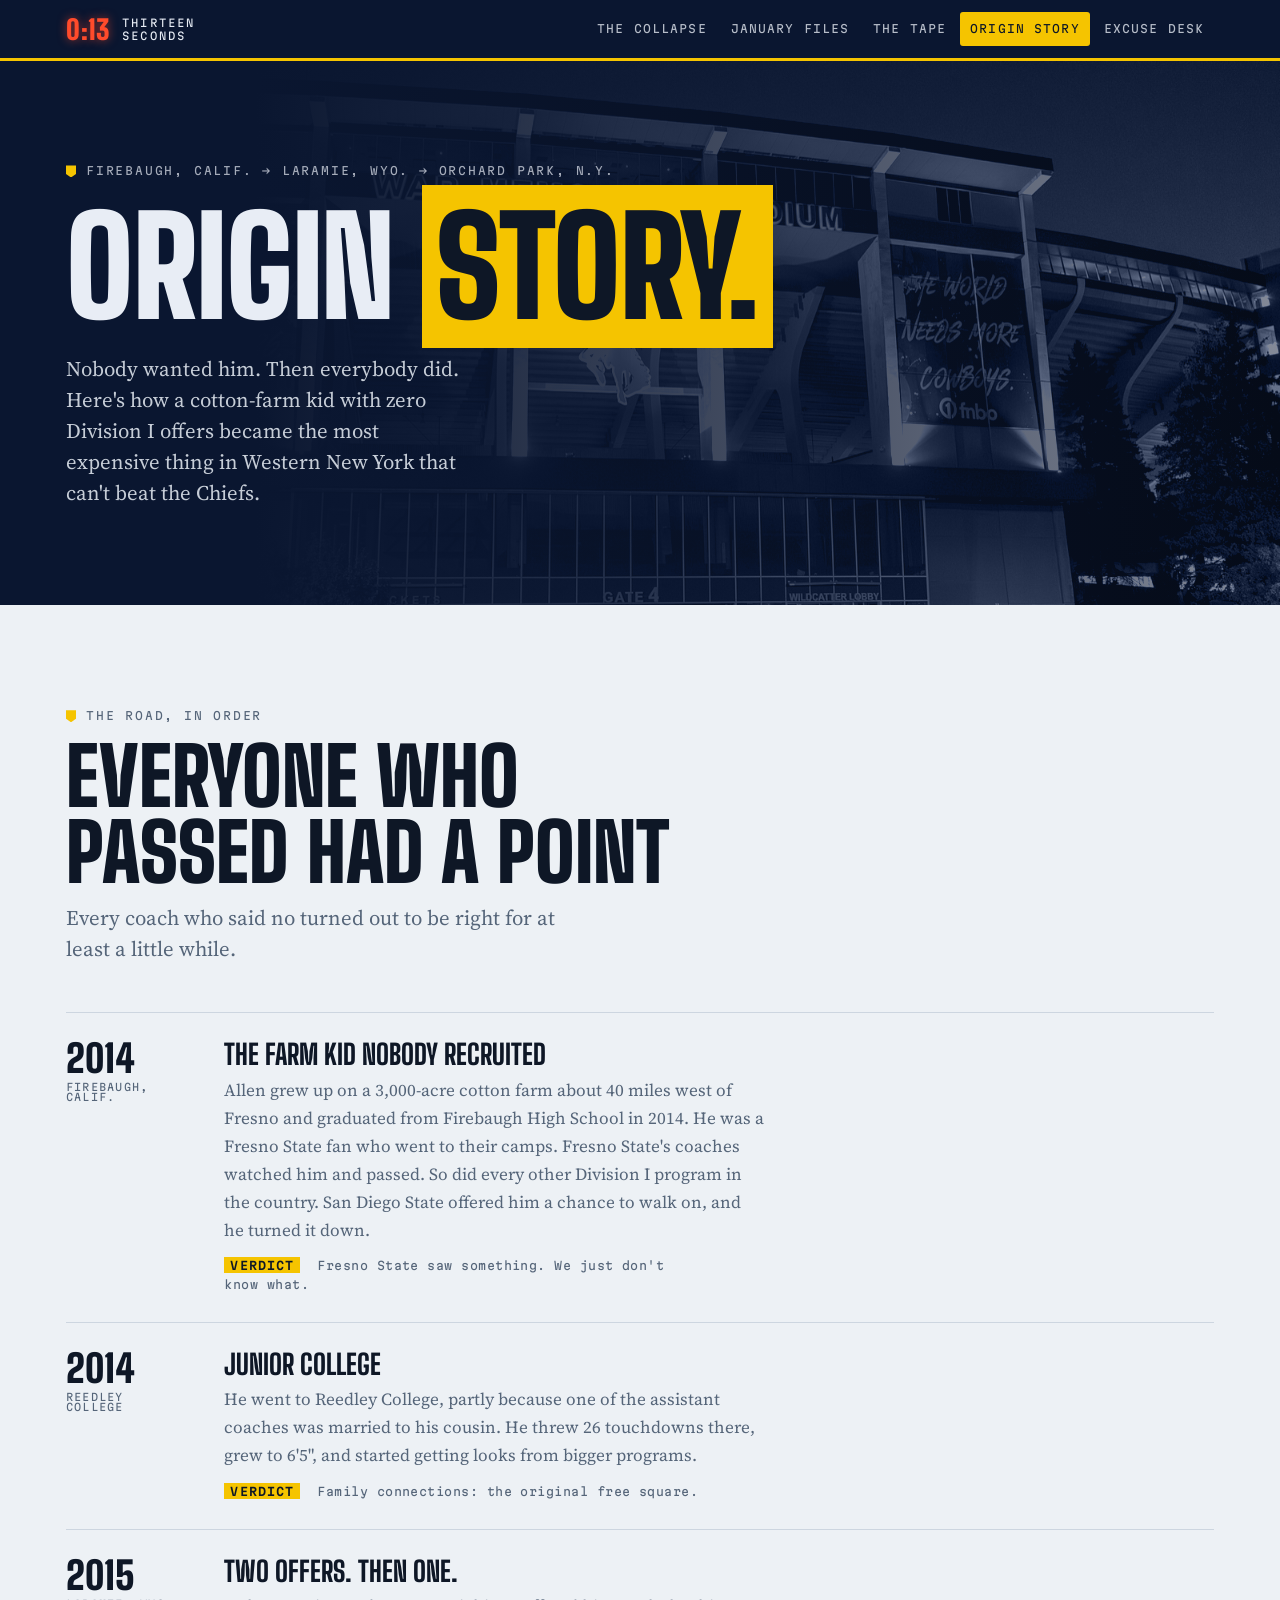
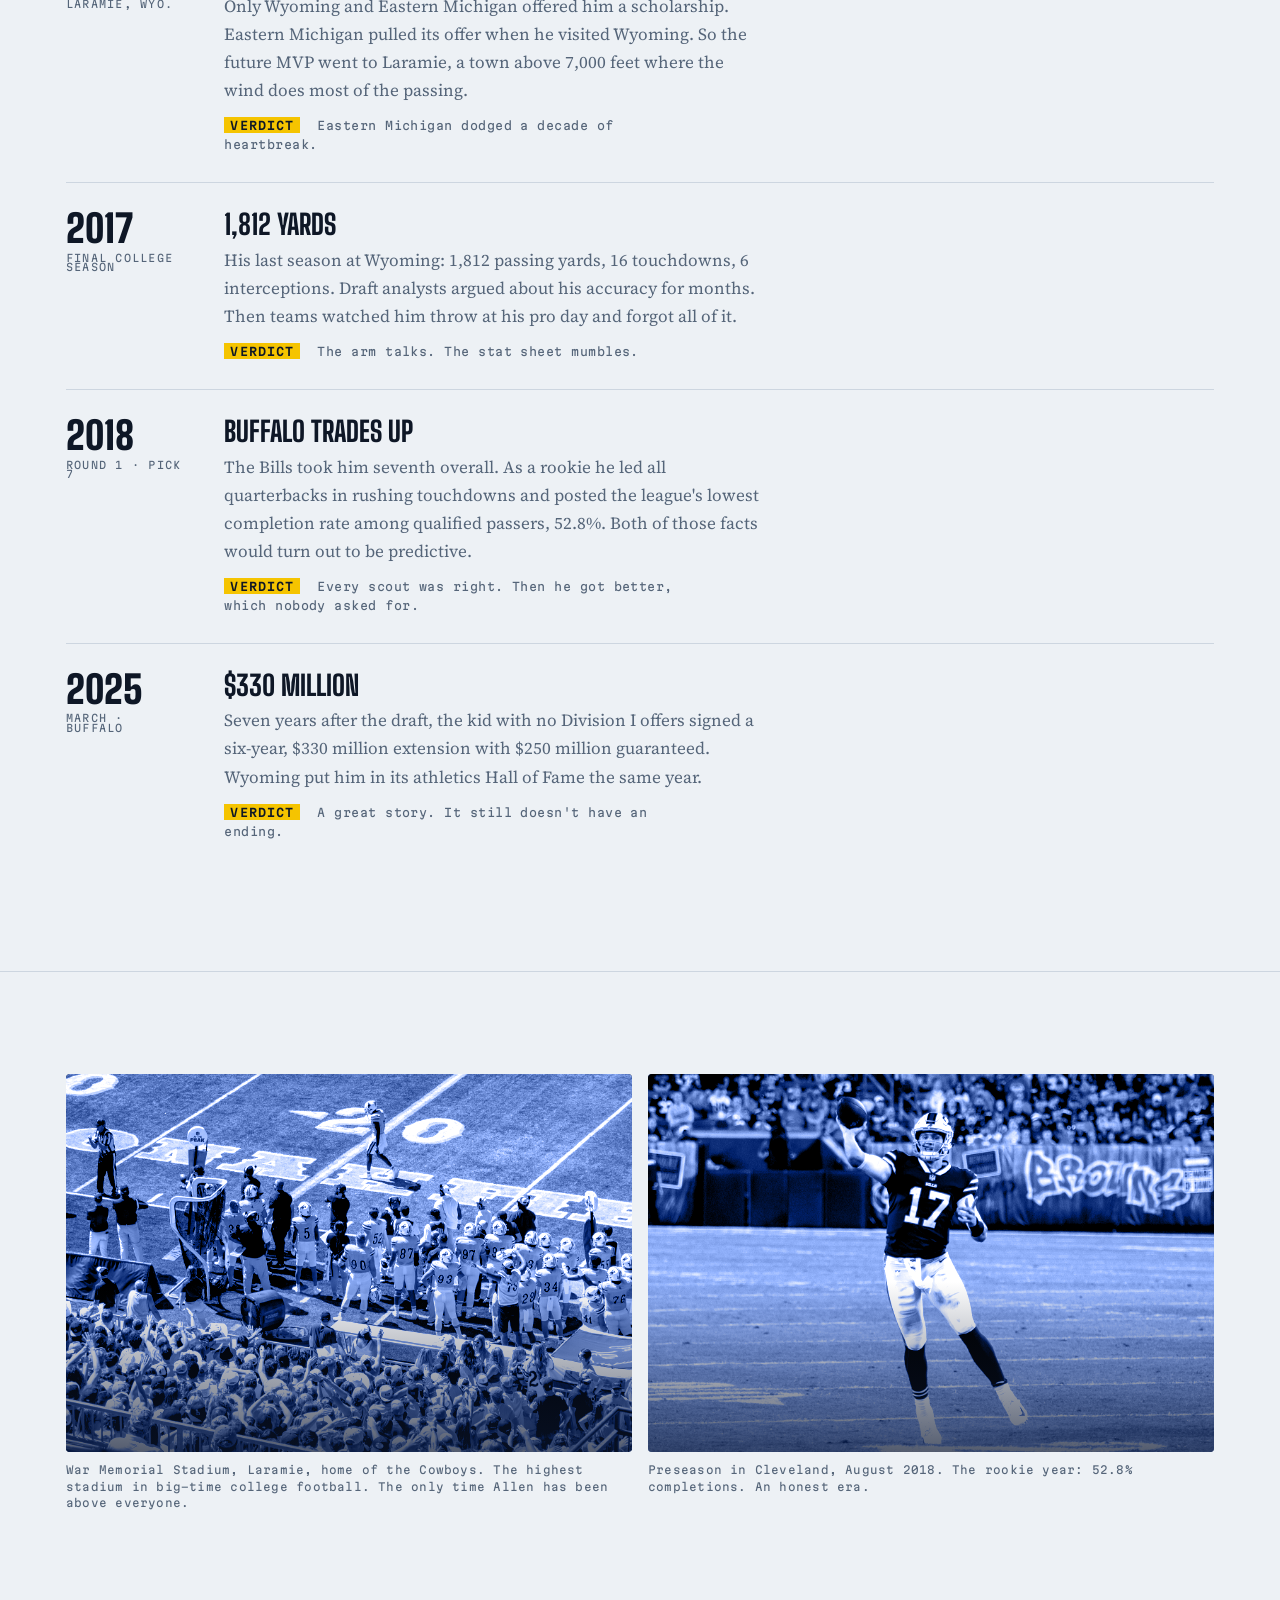
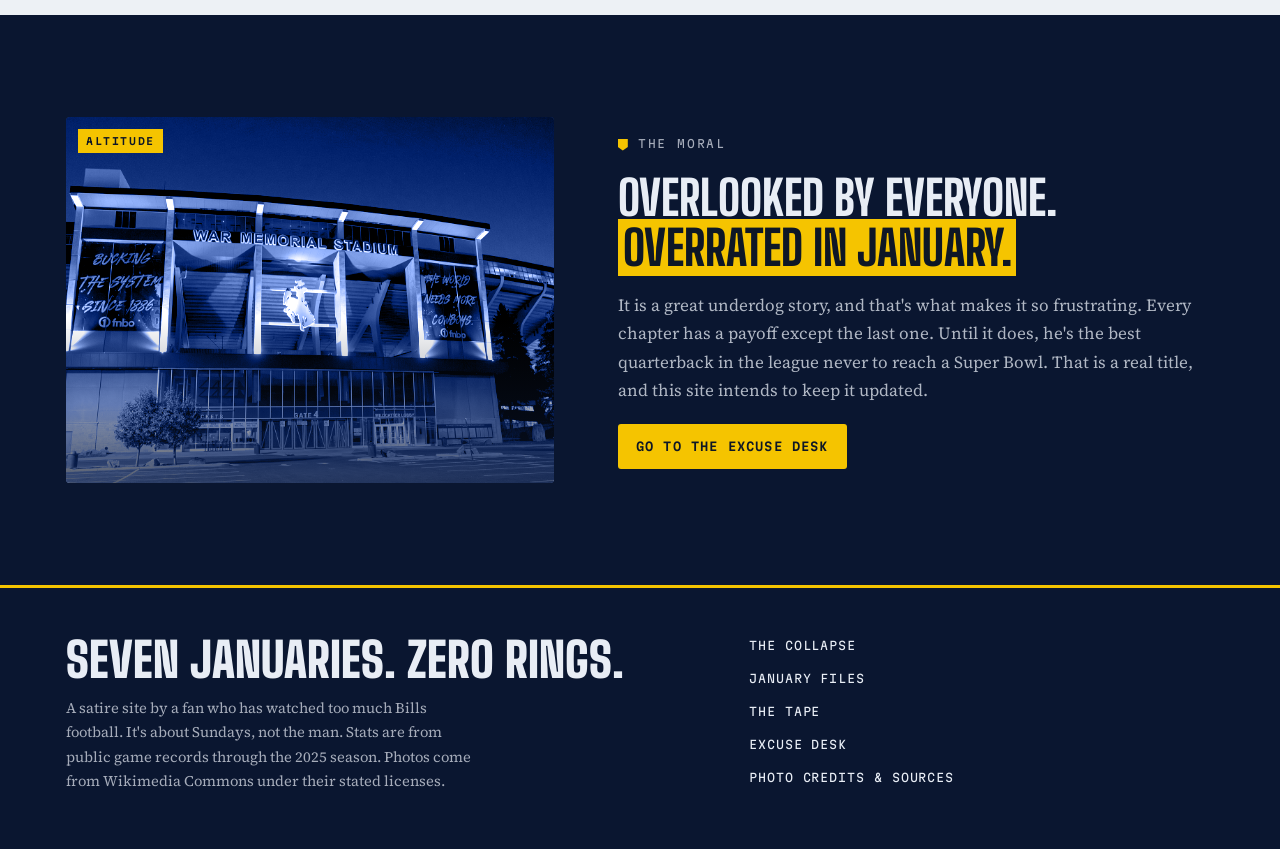
<file: origin.html>
<!doctype html>
<html lang="en">
<head>
  <meta charset="utf-8">
  <meta name="viewport" content="width=device-width, initial-scale=1, viewport-fit=cover">
  <title>Origin Story · Thirteen Seconds</title>
  <meta name="description" content="Firebaugh, Reedley, Laramie, Buffalo: how a quarterback with no Division I offers became the NFL's most talented January disappointment.">
  <link rel="preconnect" href="https://fonts.googleapis.com">
  <link rel="preconnect" href="https://fonts.gstatic.com" crossorigin>
  <link rel="stylesheet" href="https://fonts.googleapis.com/css2?family=Big+Shoulders+Display:wght@700;800;900&family=Martian+Mono:wght@400;600&family=Source+Serif+4:ital,opsz,wght@0,8..60,400;0,8..60,600;1,8..60,400&display=swap">
  <link rel="stylesheet" href="assets/css/site.css">
</head>
<body>
<a class="skip" href="#main">Skip to content</a>

<header class="site-header">
  <div class="wrap">
    <a class="brand" href="index.html" aria-label="Thirteen Seconds, home">
      <span class="brand-clock">0:13</span>
      <span class="brand-name">Thirteen<br>Seconds</span>
    </a>
    <nav class="site-nav" aria-label="Main">
      <ul>
        <li><a href="index.html">The Collapse</a></li>
        <li><a href="january.html">January Files</a></li>
        <li><a href="tape.html">The Tape</a></li>
        <li><a href="origin.html" aria-current="page">Origin Story</a></li>
        <li><a href="excuses.html">Excuse Desk</a></li>
      </ul>
    </nav>
  </div>
</header>

<main id="main">
  <section class="hero">
    <figure class="duo hero-photo"><img src="assets/img/laramie-blue-hour.jpg" alt="" width="1600" height="1048"></figure>
    <div class="wrap">
      <span class="eyebrow">Firebaugh, Calif. → Laramie, Wyo. → Orchard Park, N.Y.</span>
      <h1>Origin <mark>story.</mark></h1>
      <p class="lede">Nobody wanted him. Then everybody did. Here's how a cotton-farm kid with zero Division I offers became the most expensive thing in Western New York that can't beat the Chiefs.</p>
    </div>
  </section>

  <section class="section">
    <div class="wrap">
      <div class="section-head">
        <span class="eyebrow">The road, in order</span>
        <h2>Everyone who passed had a point</h2>
        <p>Every coach who said no turned out to be right for at least a little while.</p>
      </div>
      <ol class="timeline">
        <li>
          <div class="yr">2014<small>Firebaugh, Calif.</small></div>
          <div>
            <h3>The farm kid nobody recruited</h3>
            <p>Allen grew up on a 3,000-acre cotton farm about 40 miles west of Fresno and graduated from Firebaugh High School in 2014. He was a Fresno State fan who went to their camps. Fresno State's coaches watched him and passed. So did every other Division I program in the country. San Diego State offered him a chance to walk on, and he turned it down.</p>
            <p class="verdict"><b>Verdict</b> &nbsp;Fresno State saw something. We just don't know what.</p>
          </div>
        </li>
        <li>
          <div class="yr">2014<small>Reedley College</small></div>
          <div>
            <h3>Junior college</h3>
            <p>He went to Reedley College, partly because one of the assistant coaches was married to his cousin. He threw 26 touchdowns there, grew to 6'5", and started getting looks from bigger programs.</p>
            <p class="verdict"><b>Verdict</b> &nbsp;Family connections: the original free square.</p>
          </div>
        </li>
        <li>
          <div class="yr">2015<small>Laramie, Wyo.</small></div>
          <div>
            <h3>Two offers. Then one.</h3>
            <p>Only Wyoming and Eastern Michigan offered him a scholarship. Eastern Michigan pulled its offer when he visited Wyoming. So the future MVP went to Laramie, a town above 7,000 feet where the wind does most of the passing.</p>
            <p class="verdict"><b>Verdict</b> &nbsp;Eastern Michigan dodged a decade of heartbreak.</p>
          </div>
        </li>
        <li>
          <div class="yr">2017<small>Final college season</small></div>
          <div>
            <h3>1,812 yards</h3>
            <p>His last season at Wyoming: 1,812 passing yards, 16 touchdowns, 6 interceptions. Draft analysts argued about his accuracy for months. Then teams watched him throw at his pro day and forgot all of it.</p>
            <p class="verdict"><b>Verdict</b> &nbsp;The arm talks. The stat sheet mumbles.</p>
          </div>
        </li>
        <li>
          <div class="yr">2018<small>Round 1 · Pick 7</small></div>
          <div>
            <h3>Buffalo trades up</h3>
            <p>The Bills took him seventh overall. As a rookie he led all quarterbacks in rushing touchdowns and posted the league's lowest completion rate among qualified passers, 52.8%. Both of those facts would turn out to be predictive.</p>
            <p class="verdict"><b>Verdict</b> &nbsp;Every scout was right. Then he got better, which nobody asked for.</p>
          </div>
        </li>
        <li>
          <div class="yr">2025<small>March · Buffalo</small></div>
          <div>
            <h3>$330 million</h3>
            <p>Seven years after the draft, the kid with no Division I offers signed a six-year, $330 million extension with $250 million guaranteed. Wyoming put him in its athletics Hall of Fame the same year.</p>
            <p class="verdict"><b>Verdict</b> &nbsp;A great story. It still doesn't have an ending.</p>
          </div>
        </li>
      </ol>
    </div>
  </section>

  <section class="section">
    <div class="wrap">
      <div class="gallery">
        <figure class="g-half">
          <div class="duo reveal"><img src="assets/img/wyoming-game.jpg" alt="The Wyoming Cowboys football team on the field at War Memorial Stadium" loading="lazy" width="1600" height="1066"></div>
          <figcaption>War Memorial Stadium, Laramie, home of the Cowboys. The highest stadium in big-time college football. The only time Allen has been above everyone.</figcaption>
        </figure>
        <figure class="g-half">
          <div class="duo reveal"><img src="assets/img/allen-rookie-2018.jpg" alt="Rookie Josh Allen throws a pass in Cleveland during the 2018 preseason" loading="lazy" width="1600" height="1066"></div>
          <figcaption>Preseason in Cleveland, August 2018. The rookie year: 52.8% completions. An honest era.</figcaption>
        </figure>
      </div>
    </div>
  </section>

  <section class="section dark">
    <div class="wrap">
      <div class="callout">
        <figure class="duo">
          <span class="exhibit">Altitude</span>
          <img src="assets/img/laramie-blue-hour.jpg" alt="War Memorial Stadium lit up at dusk on the University of Wyoming campus" loading="lazy" width="1600" height="1048">
        </figure>
        <div>
          <span class="eyebrow">The moral</span>
          <blockquote style="margin-top:14px">Overlooked by everyone. <em>Overrated in January.</em></blockquote>
          <div class="prose">
            <p>It is a great underdog story, and that's what makes it so frustrating. Every chapter has a payoff except the last one. Until it does, he's the best quarterback in the league never to reach a Super Bowl. That is a real title, and this site intends to keep it updated.</p>
          </div>
          <div class="actions"><a class="btn" href="excuses.html">Go to the Excuse Desk</a></div>
        </div>
      </div>
    </div>
  </section>
</main>

<footer class="site-footer">
  <div class="wrap">
    <div>
      <div class="big">Seven Januaries. Zero rings.</div>
      <p>A satire site by a fan who has watched too much Bills football. It's about Sundays, not the man. Stats are from public game records through the 2025 season. Photos come from Wikimedia Commons under their stated licenses.</p>
    </div>
    <ul>
      <li><a href="index.html">The Collapse</a></li>
      <li><a href="january.html">January Files</a></li>
      <li><a href="tape.html">The Tape</a></li>
      <li><a href="excuses.html">Excuse Desk</a></li>
      <li><a href="credits.html">Photo credits &amp; sources</a></li>
    </ul>
  </div>
</footer>
<script src="assets/js/site.js"></script>
</body>
</html>
</file>
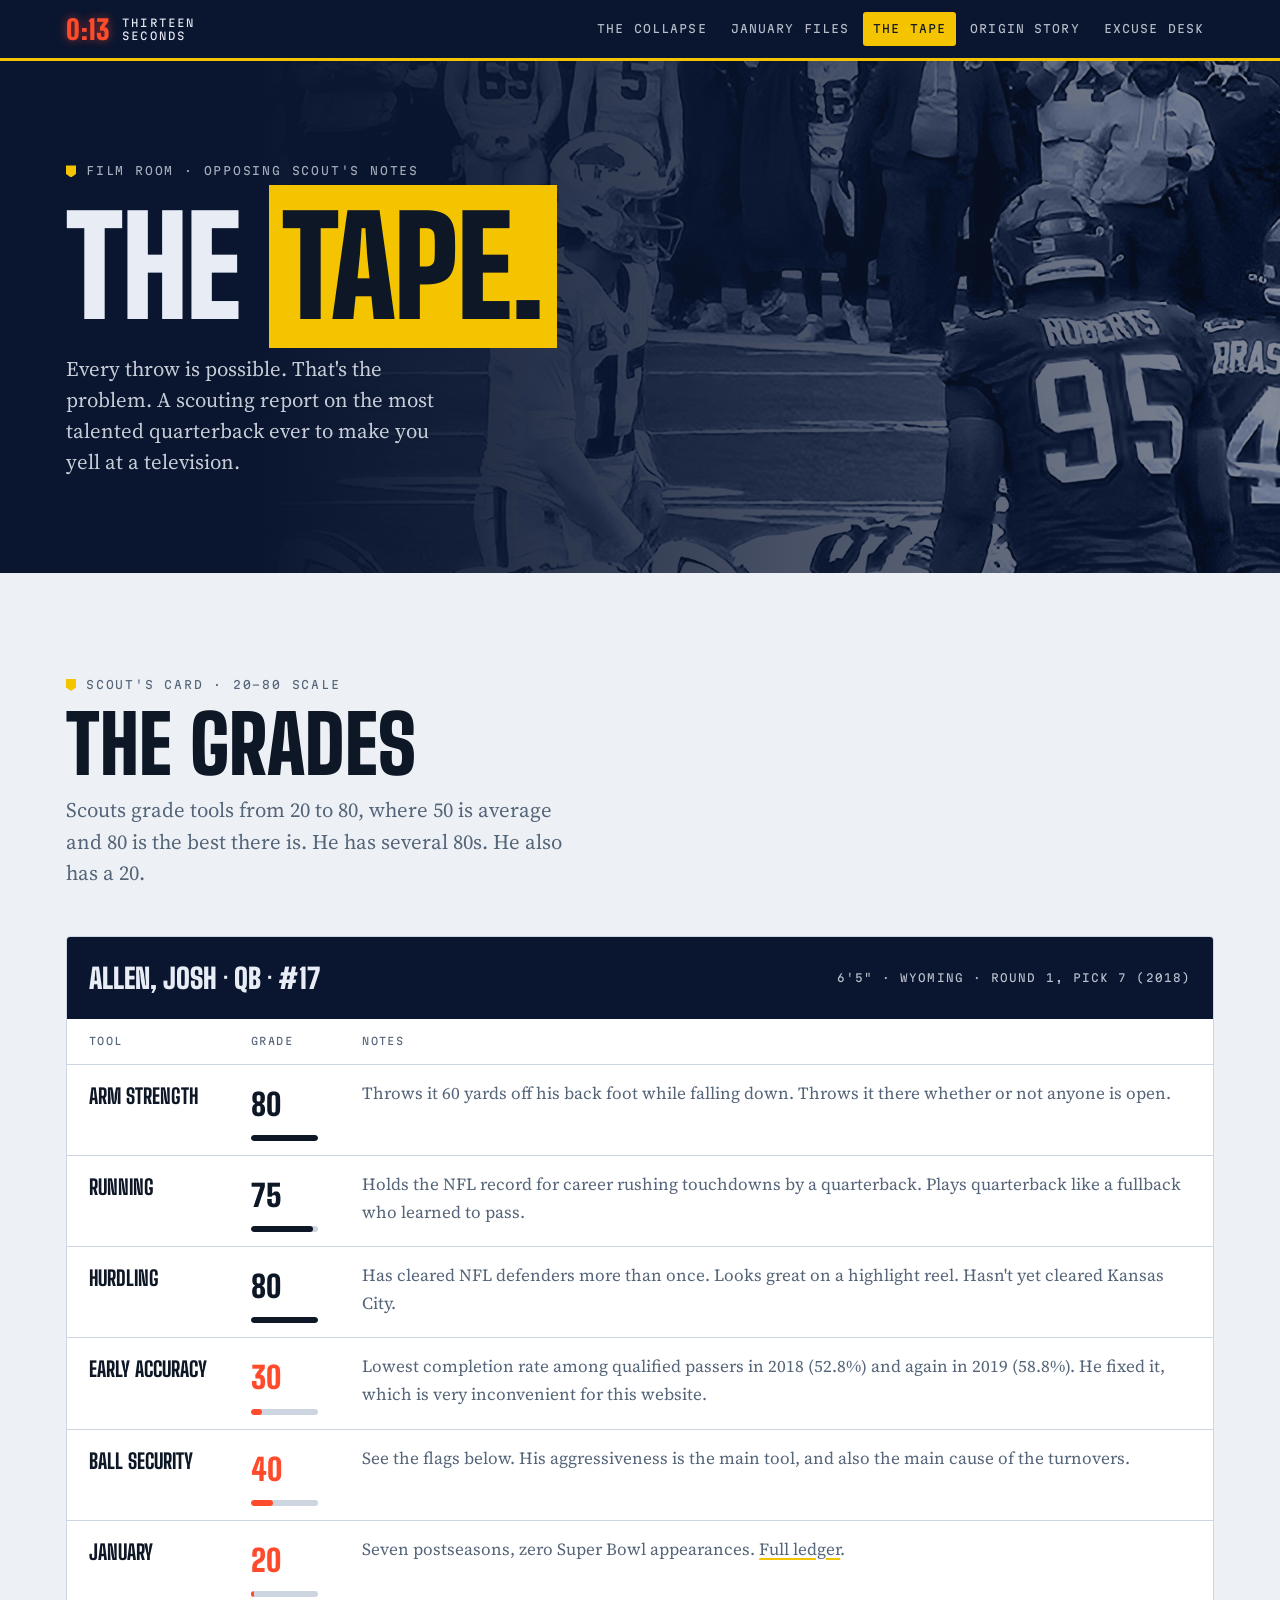
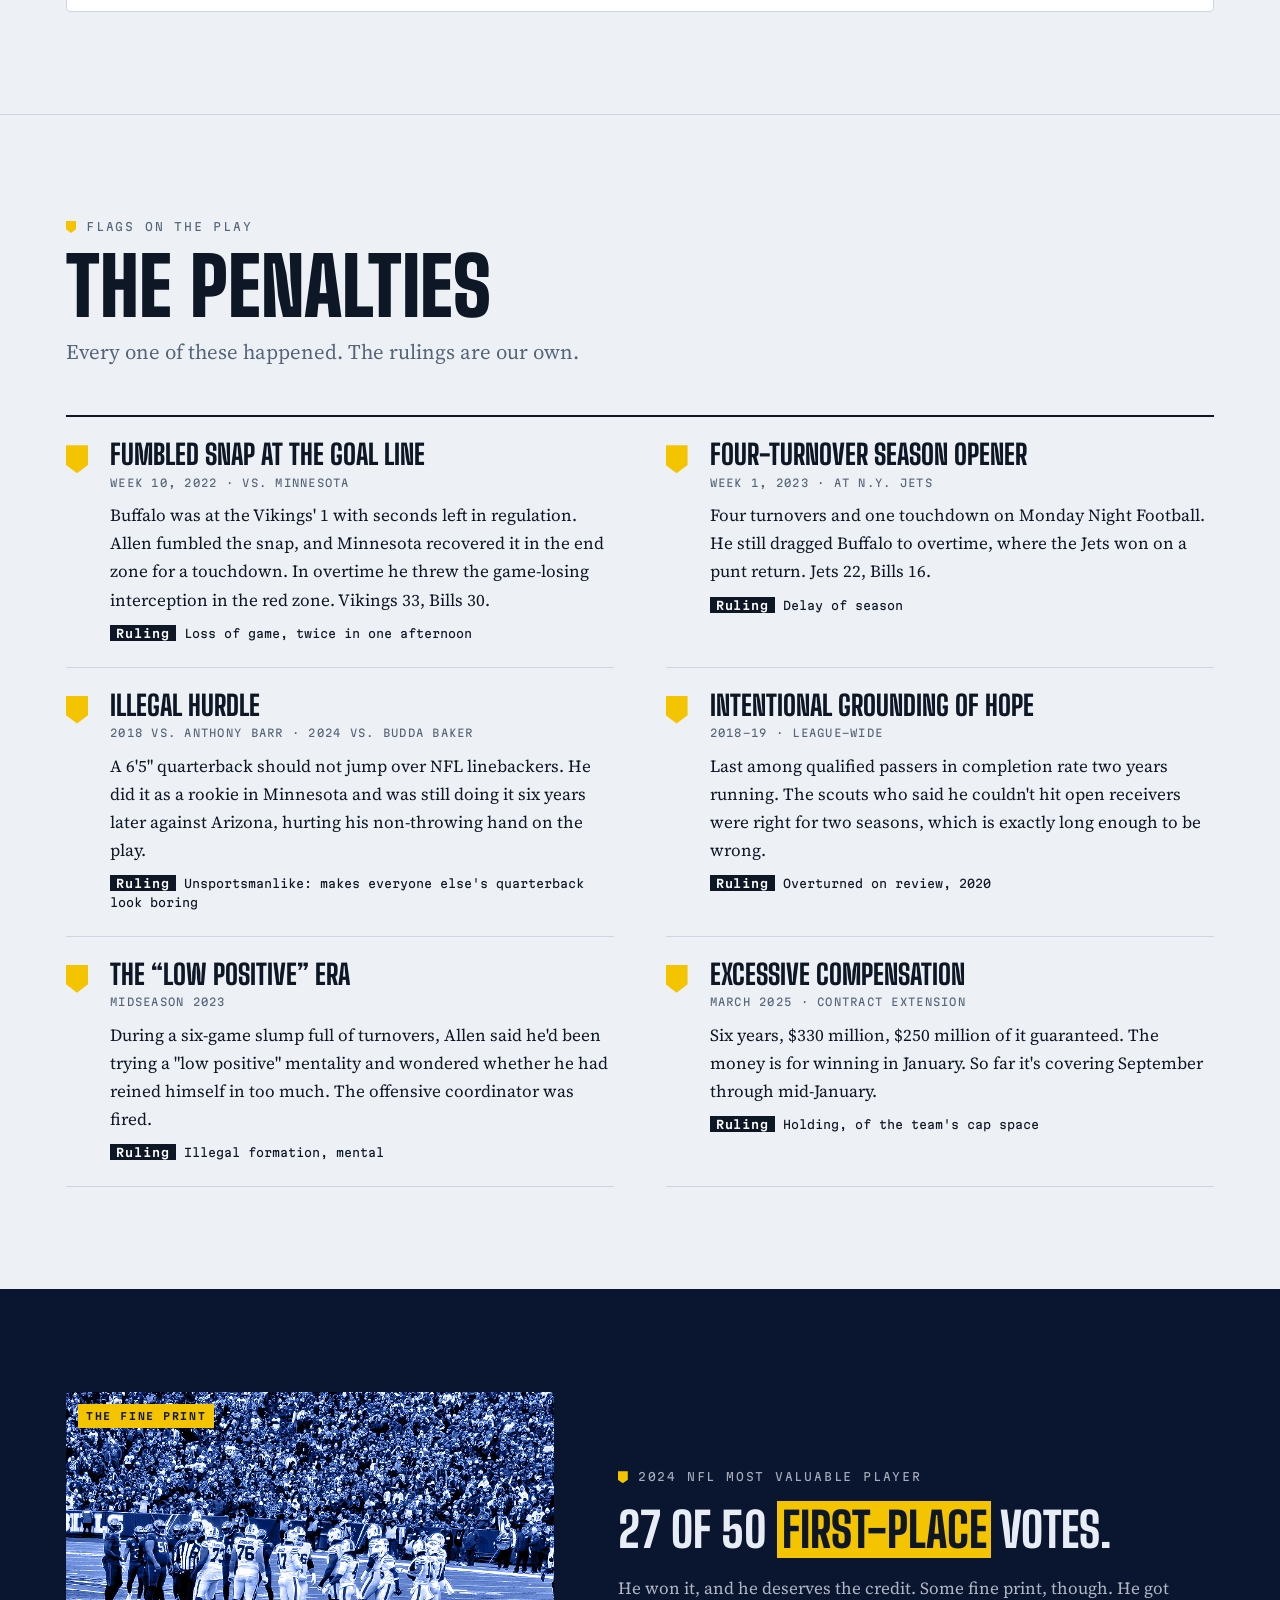
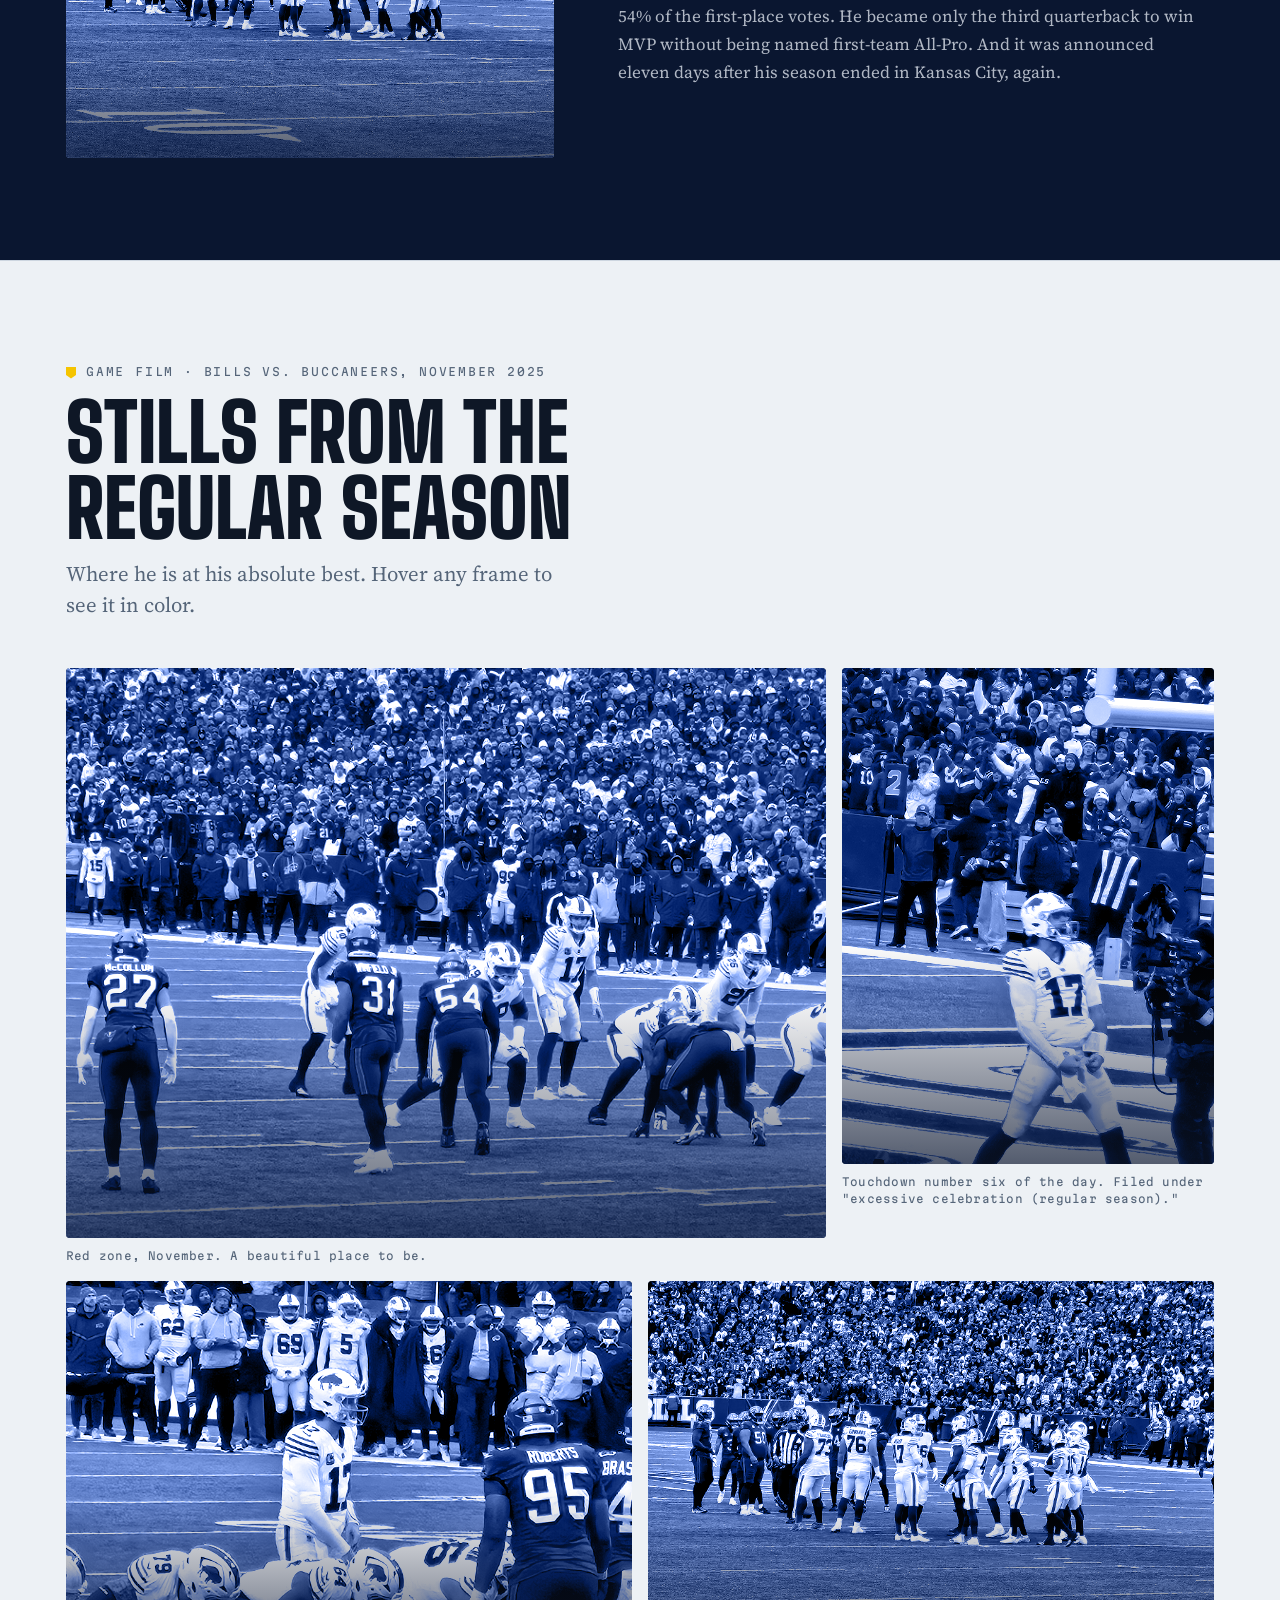
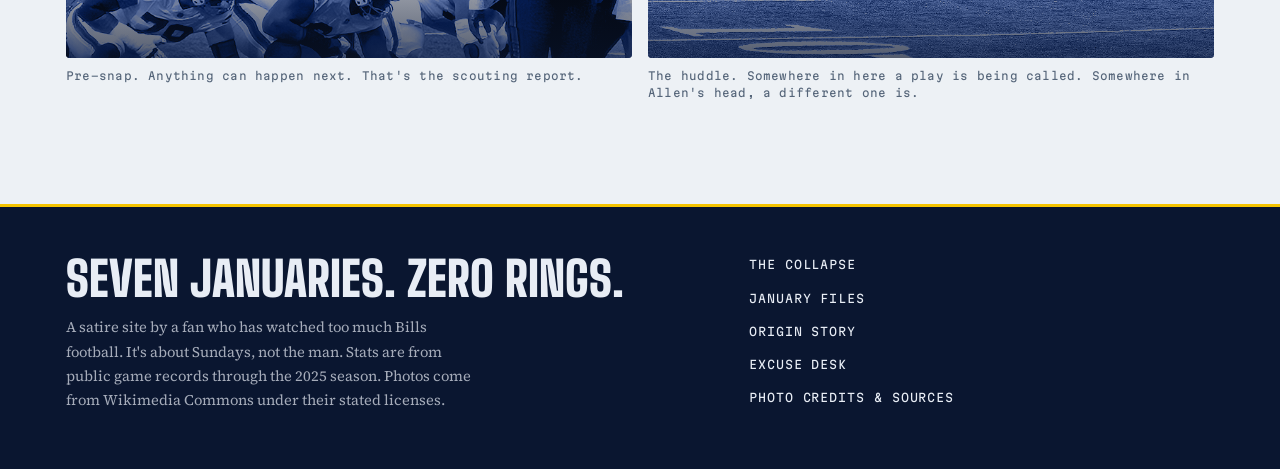
<file: tape.html>
<!doctype html>
<html lang="en">
<head>
  <meta charset="utf-8">
  <meta name="viewport" content="width=device-width, initial-scale=1, viewport-fit=cover">
  <title>The Tape · Thirteen Seconds</title>
  <meta name="description" content="A hater's scouting report on Josh Allen: fumbled snaps, four-turnover openers, bottom-of-the-league completion rates and an MVP with fine print.">
  <link rel="preconnect" href="https://fonts.googleapis.com">
  <link rel="preconnect" href="https://fonts.gstatic.com" crossorigin>
  <link rel="stylesheet" href="https://fonts.googleapis.com/css2?family=Big+Shoulders+Display:wght@700;800;900&family=Martian+Mono:wght@400;600&family=Source+Serif+4:ital,opsz,wght@0,8..60,400;0,8..60,600;1,8..60,400&display=swap">
  <link rel="stylesheet" href="assets/css/site.css">
</head>
<body>
<a class="skip" href="#main">Skip to content</a>

<header class="site-header">
  <div class="wrap">
    <a class="brand" href="index.html" aria-label="Thirteen Seconds, home">
      <span class="brand-clock">0:13</span>
      <span class="brand-name">Thirteen<br>Seconds</span>
    </a>
    <nav class="site-nav" aria-label="Main">
      <ul>
        <li><a href="index.html">The Collapse</a></li>
        <li><a href="january.html">January Files</a></li>
        <li><a href="tape.html" aria-current="page">The Tape</a></li>
        <li><a href="origin.html">Origin Story</a></li>
        <li><a href="excuses.html">Excuse Desk</a></li>
      </ul>
    </nav>
  </div>
</header>

<main id="main">
  <section class="hero">
    <figure class="duo hero-photo"><img src="assets/img/allen-snap-2025.jpg" alt="" width="1600" height="1200" style="object-position: 45% 40%"></figure>
    <div class="wrap">
      <span class="eyebrow">Film room · Opposing scout's notes</span>
      <h1>The <mark>tape.</mark></h1>
      <p class="lede">Every throw is possible. That's the problem. A scouting report on the most talented quarterback ever to make you yell at a television.</p>
    </div>
  </section>

  <section class="section">
    <div class="wrap">
      <div class="section-head">
        <span class="eyebrow">Scout's card · 20–80 scale</span>
        <h2>The grades</h2>
        <p>Scouts grade tools from 20 to 80, where 50 is average and 80 is the best there is. He has several 80s. He also has a 20.</p>
      </div>
      <div class="scout">
        <div class="scout-head">
          <span class="who">Allen, Josh · QB · #17</span>
          <span class="meta">6'5" · Wyoming · Round 1, Pick 7 (2018)</span>
        </div>
        <div class="scout-table-wrap">
          <table>
            <thead><tr><th scope="col">Tool</th><th scope="col">Grade</th><th scope="col">Notes</th></tr></thead>
            <tbody>
              <tr><td class="trait">Arm strength</td><td class="grade">80<span class="meter"><i style="width:100%"></i></span></td><td class="note">Throws it 60 yards off his back foot while falling down. Throws it there whether or not anyone is open.</td></tr>
              <tr><td class="trait">Running</td><td class="grade">75<span class="meter"><i style="width:92%"></i></span></td><td class="note">Holds the NFL record for career rushing touchdowns by a quarterback. Plays quarterback like a fullback who learned to pass.</td></tr>
              <tr><td class="trait">Hurdling</td><td class="grade">80<span class="meter"><i style="width:100%"></i></span></td><td class="note">Has cleared NFL defenders more than once. Looks great on a highlight reel. Hasn't yet cleared Kansas City.</td></tr>
              <tr><td class="trait">Early accuracy</td><td class="grade low">30<span class="meter"><i style="width:17%"></i></span></td><td class="note">Lowest completion rate among qualified passers in 2018 (52.8%) and again in 2019 (58.8%). He fixed it, which is very inconvenient for this website.</td></tr>
              <tr><td class="trait">Ball security</td><td class="grade low">40<span class="meter"><i style="width:33%"></i></span></td><td class="note">See the flags below. His aggressiveness is the main tool, and also the main cause of the turnovers.</td></tr>
              <tr><td class="trait">January</td><td class="grade low">20<span class="meter"><i style="width:4%"></i></span></td><td class="note">Seven postseasons, zero Super Bowl appearances. <a href="january.html">Full ledger</a>.</td></tr>
            </tbody>
          </table>
        </div>
      </div>
    </div>
  </section>

  <section class="section">
    <div class="wrap">
      <div class="section-head">
        <span class="eyebrow">Flags on the play</span>
        <h2>The penalties</h2>
        <p>Every one of these happened. The rulings are our own.</p>
      </div>
      <div class="flags">
        <div class="flag-item"><div>
          <h3>Fumbled snap at the goal line</h3>
          <span class="call">Week 10, 2022 · vs. Minnesota</span>
          <p>Buffalo was at the Vikings' 1 with seconds left in regulation. Allen fumbled the snap, and Minnesota recovered it in the end zone for a touchdown. In overtime he threw the game-losing interception in the red zone. Vikings 33, Bills 30.</p>
          <p class="ruling"><b>Ruling</b> Loss of game, twice in one afternoon</p>
        </div></div>
        <div class="flag-item"><div>
          <h3>Four-turnover season opener</h3>
          <span class="call">Week 1, 2023 · at N.Y. Jets</span>
          <p>Four turnovers and one touchdown on Monday Night Football. He still dragged Buffalo to overtime, where the Jets won on a punt return. Jets 22, Bills 16.</p>
          <p class="ruling"><b>Ruling</b> Delay of season</p>
        </div></div>
        <div class="flag-item"><div>
          <h3>Illegal hurdle</h3>
          <span class="call">2018 vs. Anthony Barr · 2024 vs. Budda Baker</span>
          <p>A 6'5" quarterback should not jump over NFL linebackers. He did it as a rookie in Minnesota and was still doing it six years later against Arizona, hurting his non-throwing hand on the play.</p>
          <p class="ruling"><b>Ruling</b> Unsportsmanlike: makes everyone else's quarterback look boring</p>
        </div></div>
        <div class="flag-item"><div>
          <h3>Intentional grounding of hope</h3>
          <span class="call">2018–19 · league-wide</span>
          <p>Last among qualified passers in completion rate two years running. The scouts who said he couldn't hit open receivers were right for two seasons, which is exactly long enough to be wrong.</p>
          <p class="ruling"><b>Ruling</b> Overturned on review, 2020</p>
        </div></div>
        <div class="flag-item"><div>
          <h3>The “low positive” era</h3>
          <span class="call">Midseason 2023</span>
          <p>During a six-game slump full of turnovers, Allen said he'd been trying a "low positive" mentality and wondered whether he had reined himself in too much. The offensive coordinator was fired.</p>
          <p class="ruling"><b>Ruling</b> Illegal formation, mental</p>
        </div></div>
        <div class="flag-item"><div>
          <h3>Excessive compensation</h3>
          <span class="call">March 2025 · contract extension</span>
          <p>Six years, $330 million, $250 million of it guaranteed. The money is for winning in January. So far it's covering September through mid-January.</p>
          <p class="ruling"><b>Ruling</b> Holding, of the team's cap space</p>
        </div></div>
      </div>
    </div>
  </section>

  <section class="section dark">
    <div class="wrap">
      <div class="callout">
        <figure class="duo">
          <span class="exhibit">The fine print</span>
          <img src="assets/img/allen-huddle-2025.jpg" alt="Josh Allen in the Bills huddle while the Tampa Bay defense waits" loading="lazy" width="1600" height="1200">
        </figure>
        <div>
          <span class="eyebrow">2024 NFL Most Valuable Player</span>
          <blockquote style="margin-top:14px">27 of 50 <em>first-place</em> votes.</blockquote>
          <div class="prose">
            <p>He won it, and he deserves the credit. Some fine print, though. He got 54% of the first-place votes. He became only the third quarterback to win MVP without being named first-team All-Pro. And it was announced eleven days after his season ended in Kansas City, again.</p>
          </div>
        </div>
      </div>
    </div>
  </section>

  <section class="section">
    <div class="wrap">
      <div class="section-head">
        <span class="eyebrow">Game film · Bills vs. Buccaneers, November 2025</span>
        <h2>Stills from the regular season</h2>
        <p>Where he is at his absolute best. Hover any frame to see it in color.</p>
      </div>
      <div class="gallery">
        <figure class="g-wide">
          <div class="duo reveal"><img src="assets/img/allen-redzone-2025.jpg" alt="The Bills offense lines up near the goal line against Tampa Bay" loading="lazy" width="1600" height="1200"></div>
          <figcaption>Red zone, November. A beautiful place to be.</figcaption>
        </figure>
        <figure class="g-tall">
          <div class="duo reveal"><img src="assets/img/allen-celebration-2025.jpg" alt="Allen walks off after a touchdown as a TV camera follows him" loading="lazy" width="1200" height="1600"></div>
          <figcaption>Touchdown number six of the day. Filed under "excessive celebration (regular season)."</figcaption>
        </figure>
        <figure class="g-half">
          <div class="duo reveal"><img src="assets/img/allen-snap-2025.jpg" alt="Allen in the shotgun before the snap" loading="lazy" width="1600" height="1200"></div>
          <figcaption>Pre-snap. Anything can happen next. That's the scouting report.</figcaption>
        </figure>
        <figure class="g-half">
          <div class="duo reveal"><img src="assets/img/allen-huddle-2025.jpg" alt="The Bills offense in the huddle" loading="lazy" width="1600" height="1200"></div>
          <figcaption>The huddle. Somewhere in here a play is being called. Somewhere in Allen's head, a different one is.</figcaption>
        </figure>
      </div>
    </div>
  </section>
</main>

<footer class="site-footer">
  <div class="wrap">
    <div>
      <div class="big">Seven Januaries. Zero rings.</div>
      <p>A satire site by a fan who has watched too much Bills football. It's about Sundays, not the man. Stats are from public game records through the 2025 season. Photos come from Wikimedia Commons under their stated licenses.</p>
    </div>
    <ul>
      <li><a href="index.html">The Collapse</a></li>
      <li><a href="january.html">January Files</a></li>
      <li><a href="origin.html">Origin Story</a></li>
      <li><a href="excuses.html">Excuse Desk</a></li>
      <li><a href="credits.html">Photo credits &amp; sources</a></li>
    </ul>
  </div>
</footer>
<script src="assets/js/site.js"></script>
</body>
</html>
</file>
<file: assets/css/site.css>
/* ==========================================================================
   Thirteen Seconds — site stylesheet
   Concept: a referee's case file printed on a snowbank. Cold navy duotone
   photography, condensed stadium-signage headlines, flag-yellow rulings,
   scoreboard-bulb orange for anything that counts down.
   ========================================================================== */

:root {
  /* color */
  --snow: #edf1f5;        /* page ground: Orchard Park in January */
  --paper: #ffffff;       /* cards, panels */
  --ink: #0e1726;         /* text */
  --steel: #556579;       /* secondary text */
  --rule: #cdd6e0;        /* hairlines */
  --flag: #f5c400;        /* penalty flag: every ruling against him */
  --flag-ink: #0e1726;    /* text on flag */
  --bulb: #ff4b2b;        /* scoreboard bulbs */
  --night: #0a1630;       /* scoreboard housing, header, duotone shadow */
  --night-text: #e8edf5;  /* text on night */
  --duo: #1c3c86;         /* photo duotone hue */

  /* type */
  --display: "Big Shoulders Display", "Arial Narrow", Impact, sans-serif;
  --body: "Source Serif 4", Georgia, "Times New Roman", serif;
  --mono: "Martian Mono", ui-monospace, Menlo, Consolas, monospace;

  --step--1: 0.84rem;
  --step-0: 1.0625rem;
  --step-1: 1.3rem;
  --step-2: 1.75rem;
  --step-3: clamp(2.1rem, 5vw, 3rem);
  --step-4: clamp(2.8rem, 8vw, 5rem);
  --step-5: clamp(3.6rem, 12vw, 8.5rem);

  --measure: 64ch;
  --max: 1180px;
  --radius: 4px;
}

@media (prefers-color-scheme: dark) {
  :root:not([data-theme="light"]) {
    --snow: #0a0f18; --paper: #121a27; --ink: #e9eef5; --steel: #97a6ba; --rule: #253246;
    --flag: #f7ca16; --flag-ink: #0e1726; --bulb: #ff6343; --night: #050a14; --night-text: #e8edf5; --duo: #1f4296;
    color-scheme: dark;
  }
}
:root[data-theme="dark"] {
  --snow: #0a0f18; --paper: #121a27; --ink: #e9eef5; --steel: #97a6ba; --rule: #253246;
  --flag: #f7ca16; --flag-ink: #0e1726; --bulb: #ff6343; --night: #050a14; --night-text: #e8edf5; --duo: #1f4296;
  color-scheme: dark;
}

/* ---------- base ---------- */
*, *::before, *::after { box-sizing: border-box; }
html { -webkit-text-size-adjust: 100%; scroll-behavior: smooth; }
body {
  margin: 0;
  background: var(--snow);
  color: var(--ink);
  font-family: var(--body);
  font-size: var(--step-0);
  line-height: 1.65;
  font-optical-sizing: auto;
}
img { max-width: 100%; display: block; }
a { color: inherit; text-decoration-color: var(--flag); text-decoration-thickness: 2px; text-underline-offset: 3px; }
a:hover { text-decoration-color: var(--bulb); }
:focus-visible { outline: 3px solid var(--flag); outline-offset: 3px; }
h1, h2, h3, h4 { font-family: var(--display); line-height: 0.95; margin: 0; text-wrap: balance; font-weight: 800; }
p { margin: 0; }
.prose p + p { margin-top: 1em; }
.prose { max-width: var(--measure); }

.wrap {
  width: 100%;
  max-width: var(--max);
  margin-inline: auto;
  padding-left: max(16px, env(safe-area-inset-left, 0px));
  padding-right: max(16px, env(safe-area-inset-right, 0px));
}

.eyebrow {
  font-family: var(--mono);
  font-size: 0.7rem;
  letter-spacing: 0.16em;
  text-transform: uppercase;
  color: var(--steel);
  display: inline-flex;
  align-items: center;
  gap: 10px;
}
.eyebrow::before { content: ""; width: 10px; height: 12px; background: var(--flag); clip-path: polygon(0 0, 100% 0, 100% 70%, 50% 100%, 0 70%); }

.skip { position: absolute; left: -9999px; }
.skip:focus { left: 16px; top: 16px; z-index: 100; background: var(--flag); color: var(--flag-ink); padding: 8px 12px; }

/* ---------- header ---------- */
body::before {
  content: ""; position: fixed; inset: 0 0 auto; height: env(safe-area-inset-top, 0px);
  z-index: 60; background: var(--night);
}
.site-header {
  position: sticky; top: env(safe-area-inset-top, 0px); z-index: 50;
  background: var(--night); color: var(--night-text);
  border-bottom: 3px solid var(--flag);
}
.site-header .wrap { display: flex; align-items: center; gap: 24px; padding-block: 12px; }
.brand { display: flex; align-items: center; gap: 12px; text-decoration: none; flex-shrink: 0; }
.brand-clock {
  font-family: var(--display); font-weight: 900; font-size: 1.7rem; line-height: 1;
  color: var(--bulb); letter-spacing: 0.02em;
  text-shadow: 0 0 10px color-mix(in srgb, var(--bulb) 60%, transparent);
  font-variant-numeric: tabular-nums;
}
.brand-name { font-family: var(--mono); font-size: 0.66rem; letter-spacing: 0.2em; text-transform: uppercase; line-height: 1.3; }
.site-nav { margin-left: auto; min-width: 0; overflow-x: auto; scrollbar-width: none; }
.site-nav::-webkit-scrollbar { display: none; }
.site-nav ul { list-style: none; margin: 0; padding: 0; display: flex; gap: 4px; }
.site-nav a {
  display: block; white-space: nowrap; text-decoration: none;
  font-family: var(--mono); font-size: 0.7rem; letter-spacing: 0.1em; text-transform: uppercase;
  padding: 8px 10px; border-radius: 3px; color: color-mix(in srgb, var(--night-text) 78%, transparent);
}
.site-nav a:hover { color: var(--night-text); background: color-mix(in srgb, var(--night-text) 10%, transparent); }
.site-nav a[aria-current="page"] { color: var(--flag-ink); background: var(--flag); }

@media (max-width: 760px) {
  .site-header .wrap { flex-wrap: wrap; gap: 8px; padding-block: 10px 6px; }
  .site-nav { margin-left: 0; width: 100%; }
}

/* ---------- duotone photography ---------- */
.duo { position: relative; margin: 0; background: var(--duo); overflow: hidden; }
.duo img {
  width: 100%; height: 100%; object-fit: cover;
  filter: grayscale(1) contrast(1.18) brightness(1.08);
  mix-blend-mode: luminosity;
  transition: filter 0.5s ease, mix-blend-mode 0.5s ease;
}
.duo::after {
  content: ""; position: absolute; inset: 0; pointer-events: none;
  background: linear-gradient(180deg, transparent 55%, color-mix(in srgb, var(--night) 70%, transparent));
}
.duo.reveal:hover img { filter: none; mix-blend-mode: normal; }
.exhibit {
  position: absolute; left: 12px; top: 12px; z-index: 2;
  font-family: var(--mono); font-size: 0.62rem; letter-spacing: 0.16em; text-transform: uppercase;
  background: var(--flag); color: var(--flag-ink); padding: 4px 8px; font-weight: 600;
}
figcaption, .caption {
  font-family: var(--mono); font-size: 0.68rem; line-height: 1.55; letter-spacing: 0.02em; color: var(--steel);
  padding-top: 10px;
}
figcaption a { color: inherit; }

/* ---------- page heroes ---------- */
.hero {
  background: var(--night); color: var(--night-text);
  position: relative; overflow: hidden;
}
.hero .wrap { position: relative; z-index: 2; padding-block: clamp(48px, 8vw, 96px); }
.hero .eyebrow { color: color-mix(in srgb, var(--night-text) 70%, transparent); }
.hero h1 { font-size: var(--step-5); font-weight: 900; text-transform: uppercase; letter-spacing: -0.01em; margin-block: 16px 22px; }
.hero h1 mark { background: var(--flag); color: var(--flag-ink); padding: 0 0.1em; }
.hero .lede { font-size: var(--step-1); max-width: 40ch; line-height: 1.5; color: color-mix(in srgb, var(--night-text) 85%, transparent); }
.hero-photo { position: absolute; inset: 0; z-index: 1; }
.hero-photo.duo { background: var(--night); }
.hero-photo img { opacity: 0.5; }
.hero-photo::after { background: linear-gradient(90deg, var(--night) 20%, color-mix(in srgb, var(--night) 40%, transparent) 70%, transparent); }

@media (max-width: 760px) {
  .hero-photo::after { background: linear-gradient(180deg, color-mix(in srgb, var(--night) 55%, transparent), var(--night) 85%); }
}

/* home hero: split layout */
.hero-split .wrap { display: grid; grid-template-columns: minmax(0, 1.25fr) minmax(0, 0.75fr); gap: clamp(24px, 4vw, 56px); align-items: end; }
.hero-split .portrait { aspect-ratio: 4 / 5; max-width: 100%; border-radius: var(--radius); }
.hero-split .portrait::after { background: linear-gradient(180deg, transparent 60%, color-mix(in srgb, var(--night) 85%, transparent)); }
@media (max-width: 860px) {
  .hero-split .wrap { grid-template-columns: 1fr; }
  .hero-split .portrait { aspect-ratio: 16 / 11; order: -1; }
  .hero-split .portrait img { object-position: 50% 20%; }
}

/* ---------- scoreboard ---------- */
.board {
  background: #000; background: color-mix(in srgb, var(--night) 60%, black);
  border: 1px solid color-mix(in srgb, var(--night-text) 14%, transparent);
  border-radius: 6px; padding: 18px clamp(14px, 3vw, 28px);
  display: grid; grid-template-columns: 1fr auto 1fr; align-items: center; gap: 12px;
  color: var(--bulb); font-family: var(--mono); margin-top: 32px; max-width: 560px;
}
.board .team { display: grid; gap: 2px; text-align: center; }
.board .abbr { font-size: 0.68rem; letter-spacing: 0.22em; opacity: 0.75; }
.board .score { font-family: var(--display); font-weight: 900; font-size: clamp(2.4rem, 7vw, 3.6rem); line-height: 1; font-variant-numeric: tabular-nums; }
.board .clock {
  font-family: var(--display); font-weight: 900; font-size: clamp(3.2rem, 11vw, 5.6rem); line-height: 1; text-align: center;
  text-shadow: 0 0 18px color-mix(in srgb, var(--bulb) 55%, transparent); font-variant-numeric: tabular-nums;
}
.board .status { display: block; font-family: var(--mono); font-size: 0.62rem; letter-spacing: 0.2em; opacity: 0.75; text-shadow: none; margin-top: 6px; }
.board .score.changed { animation: flash 0.9s ease 2; }
@keyframes flash { 50% { opacity: 0.15; } }

.btn {
  display: inline-flex; align-items: center; gap: 10px; cursor: pointer; text-decoration: none;
  font-family: var(--mono); font-weight: 600; font-size: 0.74rem; letter-spacing: 0.1em; text-transform: uppercase;
  background: var(--flag); color: var(--flag-ink); border: 0; border-radius: 3px; padding: 13px 18px;
}
.btn:hover { filter: brightness(1.07); }
.btn.ghost { background: transparent; color: inherit; box-shadow: inset 0 0 0 2px currentColor; }
.btn.ghost:hover { background: color-mix(in srgb, currentColor 12%, transparent); filter: none; }
.actions { display: flex; flex-wrap: wrap; gap: 12px; margin-top: 20px; }

/* ---------- sections ---------- */
.section { padding-block: clamp(56px, 8vw, 104px); }
.section + .section { border-top: 1px solid var(--rule); }
.section-head { display: grid; gap: 12px; margin-bottom: clamp(28px, 4vw, 48px); max-width: 760px; }
.section-head h2 { font-size: var(--step-4); text-transform: uppercase; font-weight: 900; }
.section-head p { color: var(--steel); font-size: var(--step-1); line-height: 1.5; max-width: 52ch; }
.section.dark { background: var(--night); color: var(--night-text); border-top: 0; }
.section.dark .section-head p, .section.dark .eyebrow { color: color-mix(in srgb, var(--night-text) 70%, transparent); }

/* ---------- docket (headline numbers) ---------- */
.docket { display: grid; grid-template-columns: repeat(4, minmax(0, 1fr)); border-block: 1px solid var(--rule); }
.docket > div { padding: 28px 20px 24px; display: grid; gap: 8px; align-content: start; }
.docket > div + div { border-left: 1px solid var(--rule); }
.docket .num { font-family: var(--display); font-weight: 900; font-size: clamp(3rem, 7vw, 4.8rem); line-height: 0.9; font-variant-numeric: tabular-nums; }
.docket .num.flagged { color: var(--ink); background: linear-gradient(transparent 62%, var(--flag) 62%, var(--flag) 92%, transparent 92%); justify-self: start; padding-inline: 2px; }
.docket .label { font-family: var(--mono); font-size: 0.7rem; letter-spacing: 0.08em; text-transform: uppercase; color: var(--steel); line-height: 1.5; }
@media (max-width: 760px) {
  .docket { grid-template-columns: repeat(2, minmax(0, 1fr)); }
  .docket > div:nth-child(3) { border-left: 0; }
  .docket > div:nth-child(n+3) { border-top: 1px solid var(--rule); }
}

/* ---------- play-by-play ---------- */
.pbp { display: grid; grid-template-columns: minmax(0, 1fr) minmax(0, 1fr); gap: clamp(28px, 5vw, 72px); align-items: start; }
.pbp-list { list-style: none; margin: 0; padding: 0; border-top: 2px solid var(--ink); }
.pbp-list li { display: grid; grid-template-columns: 4.6rem minmax(0, 1fr); gap: 16px; padding-block: 16px; border-bottom: 1px solid var(--rule); }
.pbp-list .t { font-family: var(--display); font-weight: 900; font-size: 1.6rem; line-height: 1.05; color: var(--bulb); font-variant-numeric: tabular-nums; }
.pbp-list .who { font-family: var(--mono); font-size: 0.66rem; letter-spacing: 0.14em; text-transform: uppercase; color: var(--steel); display: block; }
.pbp-list li.turn .t { color: var(--ink); background: var(--flag); justify-self: start; padding: 2px 6px; font-size: 1.2rem; }
.sticky-fig { position: sticky; top: 96px; }
.sticky-fig .duo { aspect-ratio: 3 / 2; border-radius: var(--radius); }
@media (max-width: 860px) { .pbp { grid-template-columns: 1fr; } .sticky-fig { position: static; } }

/* ---------- teaser cards ---------- */
.cards { display: grid; grid-template-columns: repeat(2, minmax(0, 1fr)); gap: 20px; }
.card {
  display: grid; grid-template-rows: auto 1fr; text-decoration: none; color: inherit;
  background: var(--paper); border: 1px solid var(--rule); border-radius: var(--radius); overflow: hidden;
  transition: transform 0.25s ease, border-color 0.25s ease;
}
.card:hover { transform: translateY(-3px); border-color: var(--ink); }
.card .duo { aspect-ratio: 16 / 9; }
.card:hover .duo img { filter: none; mix-blend-mode: normal; }
.card-body { padding: 20px 22px 24px; display: grid; gap: 10px; align-content: start; }
.card h3 { font-size: var(--step-3); text-transform: uppercase; }
.card p { color: var(--steel); }
.card .go { font-family: var(--mono); font-size: 0.7rem; letter-spacing: 0.12em; text-transform: uppercase; margin-top: 4px; }
@media (max-width: 760px) { .cards { grid-template-columns: 1fr; } }

/* ---------- pull quote / callout ---------- */
.callout { display: grid; grid-template-columns: minmax(0, 0.9fr) minmax(0, 1.1fr); gap: clamp(24px, 5vw, 64px); align-items: center; }
.callout .duo { aspect-ratio: 4 / 3; border-radius: var(--radius); }
.callout blockquote { margin: 0; font-family: var(--display); font-weight: 800; font-size: var(--step-3); line-height: 1.05; text-transform: uppercase; }
.callout blockquote em { font-style: normal; background: var(--flag); color: var(--flag-ink); padding: 0 0.1em; }
.callout .prose { margin-top: 18px; color: var(--steel); }
.section.dark .callout .prose { color: color-mix(in srgb, var(--night-text) 75%, transparent); }
@media (max-width: 860px) { .callout { grid-template-columns: 1fr; } }

/* ---------- January ledger ---------- */
.ledger { display: grid; gap: 0; border-top: 2px solid var(--ink); }
.exit {
  display: grid; grid-template-columns: 8.5rem minmax(0, 1fr) 11rem; gap: clamp(16px, 3vw, 36px);
  padding-block: 28px; border-bottom: 1px solid var(--rule); align-items: start;
}
.exit .season { font-family: var(--display); font-weight: 900; font-size: 2.6rem; line-height: 0.9; }
.exit .season small { display: block; font-family: var(--mono); font-weight: 400; font-size: 0.66rem; letter-spacing: 0.12em; color: var(--steel); margin-top: 8px; text-transform: uppercase; }
.exit h3 { font-size: var(--step-2); text-transform: uppercase; margin-bottom: 8px; }
.exit p { color: var(--steel); max-width: 58ch; }
.exit .final { font-family: var(--mono); font-size: 0.9rem; display: grid; gap: 4px; justify-items: end; text-align: right; font-variant-numeric: tabular-nums; }
.exit .final .w { font-weight: 600; }
.exit .final .l { color: var(--steel); }
.tag {
  display: inline-block; font-family: var(--mono); font-size: 0.6rem; letter-spacing: 0.14em; text-transform: uppercase;
  padding: 3px 7px; border-radius: 2px; margin-top: 8px; font-weight: 600;
}
.tag.ot { background: var(--bulb); color: #fff; }
.tag.kc { background: var(--ink); color: var(--paper); }
.tag.three { background: var(--flag); color: var(--flag-ink); }
.tags { display: flex; flex-wrap: wrap; gap: 6px; justify-content: flex-end; }
.exit.marquee { background: linear-gradient(90deg, color-mix(in srgb, var(--flag) 16%, transparent), transparent 70%); }
@media (max-width: 760px) {
  .exit { grid-template-columns: 1fr; gap: 10px; }
  .exit .final, .tags { justify-items: start; text-align: left; justify-content: flex-start; }
}

/* ---------- chart ---------- */
.chart-card { background: var(--paper); border: 1px solid var(--rule); border-radius: var(--radius); padding: clamp(18px, 3vw, 32px); position: relative; }
.chart-card h3 { font-size: var(--step-2); text-transform: uppercase; }
.chart-card .sub { color: var(--steel); font-size: 0.95rem; margin-top: 6px; }
.chart-scroll { overflow-x: auto; margin-top: 20px; }
.chart-scroll svg { display: block; width: 100%; min-width: 520px; height: auto; }
.chart .grid line { stroke: var(--rule); stroke-width: 1; }
.chart .axis text, .chart .lbl { fill: var(--steel); font-family: var(--mono); font-size: 11px; }
.chart .zero { stroke: var(--ink); stroke-width: 1.5; }
.chart .bar { fill: var(--bulb); }
.chart .bar.three { fill: var(--bulb); }
.chart .hit { fill: transparent; cursor: pointer; }
.chart .hit:hover + .bar, .chart .hit:focus + .bar { fill: var(--ink); }
.chart .val { fill: var(--ink); font-family: var(--display); font-weight: 800; font-size: 15px; }
.tip {
  position: absolute; pointer-events: none; z-index: 5;
  background: var(--night); color: var(--night-text); font-family: var(--mono); font-size: 0.72rem; line-height: 1.5;
  padding: 8px 10px; border-radius: 3px; white-space: nowrap; transform: translate(-50%, calc(-100% - 10px));
}

/* ---------- penalty flags ---------- */
.flags { display: grid; grid-template-columns: repeat(2, minmax(0, 1fr)); gap: 0 clamp(24px, 4vw, 56px); border-top: 2px solid var(--ink); }
.flag-item { display: grid; grid-template-columns: 28px minmax(0, 1fr); gap: 16px; padding-block: 24px; border-bottom: 1px solid var(--rule); }
.flag-item::before { content: ""; width: 22px; height: 28px; margin-top: 4px; background: var(--flag); clip-path: polygon(0 0, 100% 0, 100% 70%, 50% 100%, 0 70%); }
.flag-item h3 { font-size: var(--step-2); text-transform: uppercase; }
.flag-item .call { font-family: var(--mono); font-size: 0.66rem; letter-spacing: 0.12em; text-transform: uppercase; color: var(--steel); display: block; margin-block: 6px 10px; }
.flag-item .ruling { margin-top: 10px; font-family: var(--mono); font-size: 0.72rem; }
.flag-item .ruling b { background: var(--ink); color: var(--paper); padding: 1px 6px; font-weight: 600; letter-spacing: 0.08em; }
@media (max-width: 760px) { .flags { grid-template-columns: 1fr; } }

/* ---------- scouting card ---------- */
.scout { background: var(--paper); border: 1px solid var(--rule); border-radius: var(--radius); overflow: hidden; }
.scout-head { display: flex; flex-wrap: wrap; justify-content: space-between; gap: 12px; padding: 18px 22px; background: var(--night); color: var(--night-text); }
.scout-head .who { font-family: var(--display); font-weight: 900; font-size: var(--step-2); text-transform: uppercase; }
.scout-head .meta { font-family: var(--mono); font-size: 0.68rem; letter-spacing: 0.1em; text-transform: uppercase; opacity: 0.8; align-self: center; }
.scout-table-wrap { overflow-x: auto; }
.scout table { width: 100%; border-collapse: collapse; min-width: 560px; }
.scout th, .scout td { text-align: left; padding: 14px 22px; border-bottom: 1px solid var(--rule); vertical-align: top; }
.scout th { font-family: var(--mono); font-size: 0.64rem; letter-spacing: 0.14em; text-transform: uppercase; color: var(--steel); font-weight: 400; }
.scout td.trait { font-family: var(--display); font-weight: 800; font-size: 1.3rem; text-transform: uppercase; white-space: nowrap; }
.scout td.grade { font-family: var(--display); font-weight: 900; font-size: 1.9rem; font-variant-numeric: tabular-nums; width: 5rem; }
.scout td.grade.low { color: var(--bulb); }
.scout td.note { color: var(--steel); }
.meter { display: block; height: 6px; background: var(--rule); border-radius: 3px; margin-top: 6px; overflow: hidden; width: 4.2rem; }
.meter i { display: block; height: 100%; background: var(--ink); border-radius: 3px; }
.scout td.grade.low .meter i { background: var(--bulb); }
.scout tr:last-child td { border-bottom: 0; }

/* ---------- gallery ---------- */
.gallery { display: grid; grid-template-columns: repeat(12, minmax(0, 1fr)); gap: 16px; }
.gallery figure { margin: 0; }
.gallery .duo { border-radius: var(--radius); }
.g-wide { grid-column: span 8; }
.g-wide .duo { aspect-ratio: 4 / 3; }
.g-tall { grid-column: span 4; }
.g-tall .duo { aspect-ratio: 3 / 4; }
.g-half { grid-column: span 6; }
.g-half .duo { aspect-ratio: 3 / 2; }
@media (max-width: 760px) { .g-wide, .g-tall, .g-half { grid-column: 1 / -1; } .g-tall .duo { aspect-ratio: 4 / 5; } }

/* ---------- origin timeline ---------- */
.timeline { list-style: none; margin: 0; padding: 0; counter-reset: step; display: grid; gap: 0; }
.timeline > li { display: grid; grid-template-columns: 7.5rem minmax(0, 1fr); gap: clamp(16px, 3vw, 40px); padding-block: 28px; border-top: 1px solid var(--rule); }
.timeline .yr { font-family: var(--display); font-weight: 900; font-size: 2.4rem; line-height: 0.9; }
.timeline .yr small { display: block; font-family: var(--mono); font-weight: 400; font-size: 0.64rem; letter-spacing: 0.12em; text-transform: uppercase; color: var(--steel); margin-top: 8px; }
.timeline h3 { font-size: var(--step-2); text-transform: uppercase; margin-bottom: 8px; }
.timeline p { color: var(--steel); max-width: 60ch; }
.timeline .verdict { margin-top: 12px; font-family: var(--mono); font-size: 0.72rem; letter-spacing: 0.04em; }
.timeline .verdict b { background: var(--flag); color: var(--flag-ink); padding: 1px 6px; font-weight: 600; letter-spacing: 0.1em; text-transform: uppercase; }
@media (max-width: 640px) { .timeline > li { grid-template-columns: 1fr; gap: 8px; } }

.split { display: grid; grid-template-columns: minmax(0, 1fr) minmax(0, 1fr); gap: clamp(24px, 5vw, 64px); align-items: start; }
@media (max-width: 860px) { .split { grid-template-columns: 1fr; } }

/* ---------- excuse desk ---------- */
.generator {
  background: var(--night); color: var(--night-text); border-radius: 6px;
  padding: clamp(24px, 5vw, 56px); display: grid; gap: 24px; position: relative; overflow: hidden;
}
.generator .eyebrow { color: var(--bulb); }
.generator .eyebrow::before { background: var(--bulb); }
.generator blockquote {
  margin: 0; font-family: var(--display); font-weight: 800; text-transform: uppercase;
  font-size: clamp(2rem, 5.5vw, 3.8rem); line-height: 1; min-height: 3em; text-wrap: balance; max-width: 22ch;
}
.generator .source { font-family: var(--mono); font-size: 0.72rem; letter-spacing: 0.06em; opacity: 0.7; }
.generator .meta-row { display: flex; flex-wrap: wrap; gap: 16px; align-items: center; justify-content: space-between; }
.generator .count { font-family: var(--mono); font-size: 0.72rem; letter-spacing: 0.08em; opacity: 0.7; }
.generator .stamp {
  position: absolute; right: clamp(12px, 4vw, 48px); top: clamp(12px, 4vw, 40px);
  font-family: var(--mono); font-size: 0.66rem; letter-spacing: 0.2em; text-transform: uppercase; font-weight: 600;
  color: var(--flag); border: 2px solid var(--flag); padding: 6px 10px; transform: rotate(6deg);
}
@media (max-width: 640px) { .generator .stamp { position: static; justify-self: start; transform: rotate(-2deg); } }

.bingo { display: grid; grid-template-columns: repeat(5, minmax(0, 1fr)); gap: 6px; }
.bingo button {
  aspect-ratio: 1; min-width: 0; padding: 6px; cursor: pointer;
  background: var(--paper); color: var(--ink); border: 1px solid var(--rule); border-radius: 3px;
  font-family: var(--body); font-size: clamp(0.62rem, 1.55vw, 0.86rem); line-height: 1.2; text-align: center;
  display: grid; place-items: center; overflow-wrap: anywhere; hyphens: auto;
  transition: background 0.15s ease, transform 0.15s ease;
}
.bingo button:hover { border-color: var(--ink); }
.bingo button[aria-pressed="true"] { background: var(--flag); color: var(--flag-ink); border-color: var(--flag); font-weight: 600; }
.bingo button.free { background: var(--night); color: var(--bulb); font-family: var(--display); font-weight: 900; font-size: clamp(0.9rem, 2.6vw, 1.5rem); border-color: var(--night); }
.bingo button.win { animation: pop 0.5s ease; }
@keyframes pop { 50% { transform: scale(1.06); } }
.bingo-status { margin-top: 14px; font-family: var(--mono); font-size: 0.76rem; letter-spacing: 0.06em; min-height: 1.6em; }
.bingo-status b { background: var(--bulb); color: #fff; padding: 2px 8px; letter-spacing: 0.12em; }

.drought { display: grid; grid-template-columns: repeat(4, minmax(0, 1fr)); gap: 0; border-block: 1px solid color-mix(in srgb, var(--night-text) 20%, transparent); margin-top: 24px; }
.drought > div { padding: 22px 18px; display: grid; gap: 6px; }
.drought > div + div { border-left: 1px solid color-mix(in srgb, var(--night-text) 20%, transparent); }
.drought .num { font-family: var(--display); font-weight: 900; font-size: clamp(2.4rem, 6vw, 4rem); line-height: 0.9; color: var(--bulb); font-variant-numeric: tabular-nums; }
.drought .label { font-family: var(--mono); font-size: 0.66rem; letter-spacing: 0.12em; text-transform: uppercase; opacity: 0.75; }
@media (max-width: 640px) {
  .drought { grid-template-columns: repeat(2, minmax(0, 1fr)); }
  .drought > div:nth-child(3) { border-left: 0; }
  .drought > div:nth-child(n+3) { border-top: 1px solid color-mix(in srgb, var(--night-text) 20%, transparent); }
}

/* ---------- credits ---------- */
.credits-wrap { overflow-x: auto; border-top: 2px solid var(--ink); }
.credits { width: 100%; border-collapse: collapse; min-width: 680px; font-size: 0.95rem; }
.credits th, .credits td { text-align: left; padding: 14px 12px; border-bottom: 1px solid var(--rule); vertical-align: top; }
.credits th { font-family: var(--mono); font-size: 0.64rem; letter-spacing: 0.14em; text-transform: uppercase; color: var(--steel); font-weight: 400; }
.credits td:first-child { width: 96px; }
.credits td img { width: 80px; height: 56px; object-fit: cover; border-radius: 2px; }
.credits .lic { font-family: var(--mono); font-size: 0.72rem; white-space: nowrap; }

/* ---------- footer ---------- */
.site-footer { background: var(--night); color: var(--night-text); border-top: 3px solid var(--flag); }
.site-footer .wrap { padding-block: 48px 56px; display: grid; grid-template-columns: minmax(0, 1.4fr) minmax(0, 1fr); gap: 32px; }
.site-footer .big { font-family: var(--display); font-weight: 900; font-size: var(--step-3); text-transform: uppercase; line-height: 1; }
.site-footer p { color: color-mix(in srgb, var(--night-text) 70%, transparent); font-size: 0.92rem; max-width: 52ch; margin-top: 12px; }
.site-footer ul { list-style: none; margin: 0; padding: 0; display: grid; gap: 8px; font-family: var(--mono); font-size: 0.72rem; letter-spacing: 0.08em; text-transform: uppercase; }
.site-footer a { text-decoration: none; }
.site-footer a:hover { color: var(--flag); }
@media (max-width: 760px) { .site-footer .wrap { grid-template-columns: 1fr; } }

/* ---------- motion ---------- */
@media (prefers-reduced-motion: reduce) {
  *, *::before, *::after { animation: none !important; transition: none !important; scroll-behavior: auto !important; }
}
</file>
